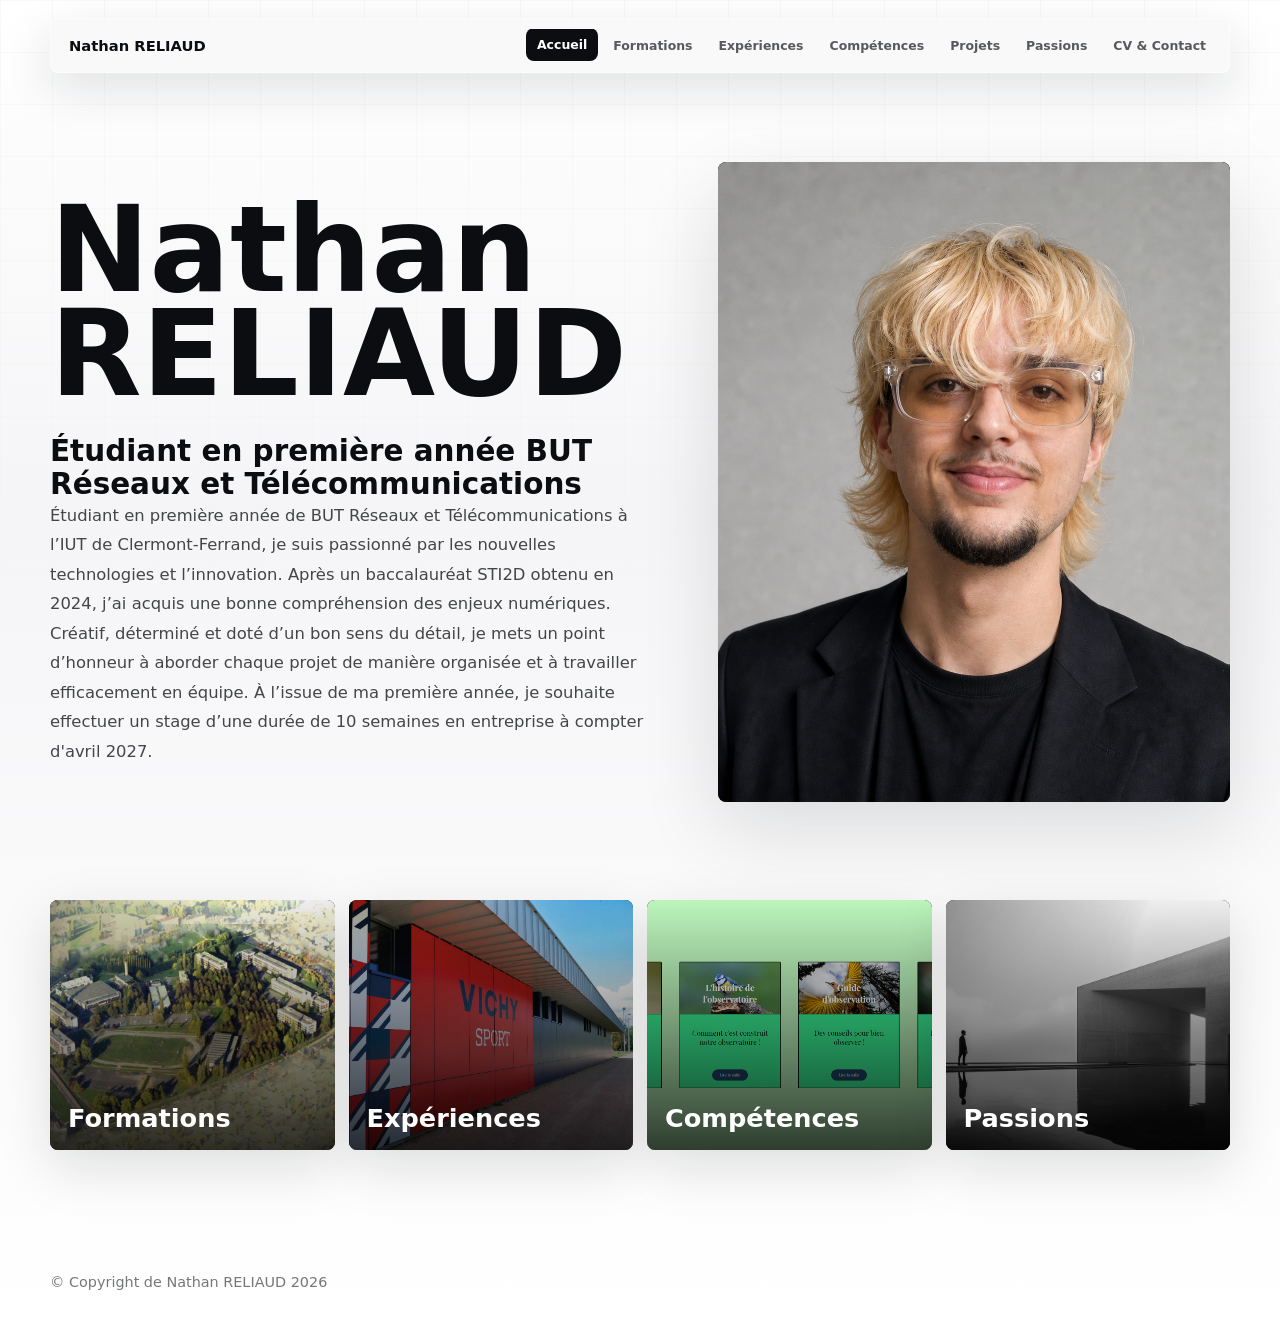
<file: index.html>
<!DOCTYPE html>
<html lang="fr">
<head>
    <meta charset="UTF-8">
    <meta name="viewport" content="width=device-width, initial-scale=1.0">
    <meta name="author" content="Nathan RELIAUD">
    <meta name="description" content="Portfolio de Nathan RELIAUD, étudiant en BUT Réseaux et Télécommunications.">
    <link rel="stylesheet" href="style.css">
    <title>Nathan RELIAUD | Portfolio</title>
</head>
<body>
    <nav class="site-nav" aria-label="Navigation principale">
        <a class="brand" href="index.html">Nathan RELIAUD</a>
        <div class="nav-links">
            <a class="active" href="index.html">Accueil</a>
            <a href="formations.html">Formations</a>
            <a href="experiences.html">Expériences</a>
            <a href="competences.html">Compétences</a>
            <a href="projets.html">Projets</a>
            <a href="passions.html">Passions</a>
            <a href="cv-contact.html">CV & Contact</a>
        </div>
    </nav>

    <header class="hero">
        <div id="paragraphe" class="hero-copy reveal">
            <h1>Nathan RELIAUD</h1>
            <h3>Étudiant en première année BUT Réseaux et Télécommunications</h3>
            <p>
                Étudiant en première année de BUT Réseaux et Télécommunications à l’IUT de Clermont-Ferrand,
                je suis passionné par les nouvelles technologies et l’innovation.
                Après un baccalauréat STI2D obtenu en 2024, j’ai acquis une bonne compréhension des enjeux numériques.
                Créatif, déterminé et doté d’un bon sens du détail,
                je mets un point d’honneur à aborder chaque projet de manière organisée et à travailler efficacement
                en équipe. À l’issue de ma première année, je souhaite effectuer un stage d’une durée de 10 semaines en entreprise à compter d'avril 2027.
            </p>
        </div>

        <div class="hero-visual reveal" aria-label="Aperçu visuel du portfolio">
            <div class="portrait-frame">
                <img src="image/photo-portfolio-cv.png" alt="Portrait de Nathan RELIAUD">
            </div>
        </div>
    </header>

    <main>
        <section class="home-portals" aria-label="Sections du portfolio">
            <a class="portal reveal" href="formations.html">
                <img src="image/lycee.jpg" alt="Formation">
                <span>Formations</span>
            </a>
            <a class="portal reveal" href="experiences.html">
                <img src="image/vestiaire-sud.jpg" alt="Expériences professionnelles">
                <span>Expériences</span>
            </a>
            <a class="portal reveal" href="competences.html">
                <img src="image/site oiseau.png" alt="Compétences">
                <span>Compétences</span>
            </a>
            <a class="portal reveal" href="passions.html">
                <img src="image/brutalism.jpg" alt="Passions">
                <span>Passions</span>
            </a>
        </section>
    </main>

    <footer>
        <p>&copy; Copyright de Nathan RELIAUD 2026</p>
    </footer>
    <script src="script.js"></script>
</body>
</html>
</file>
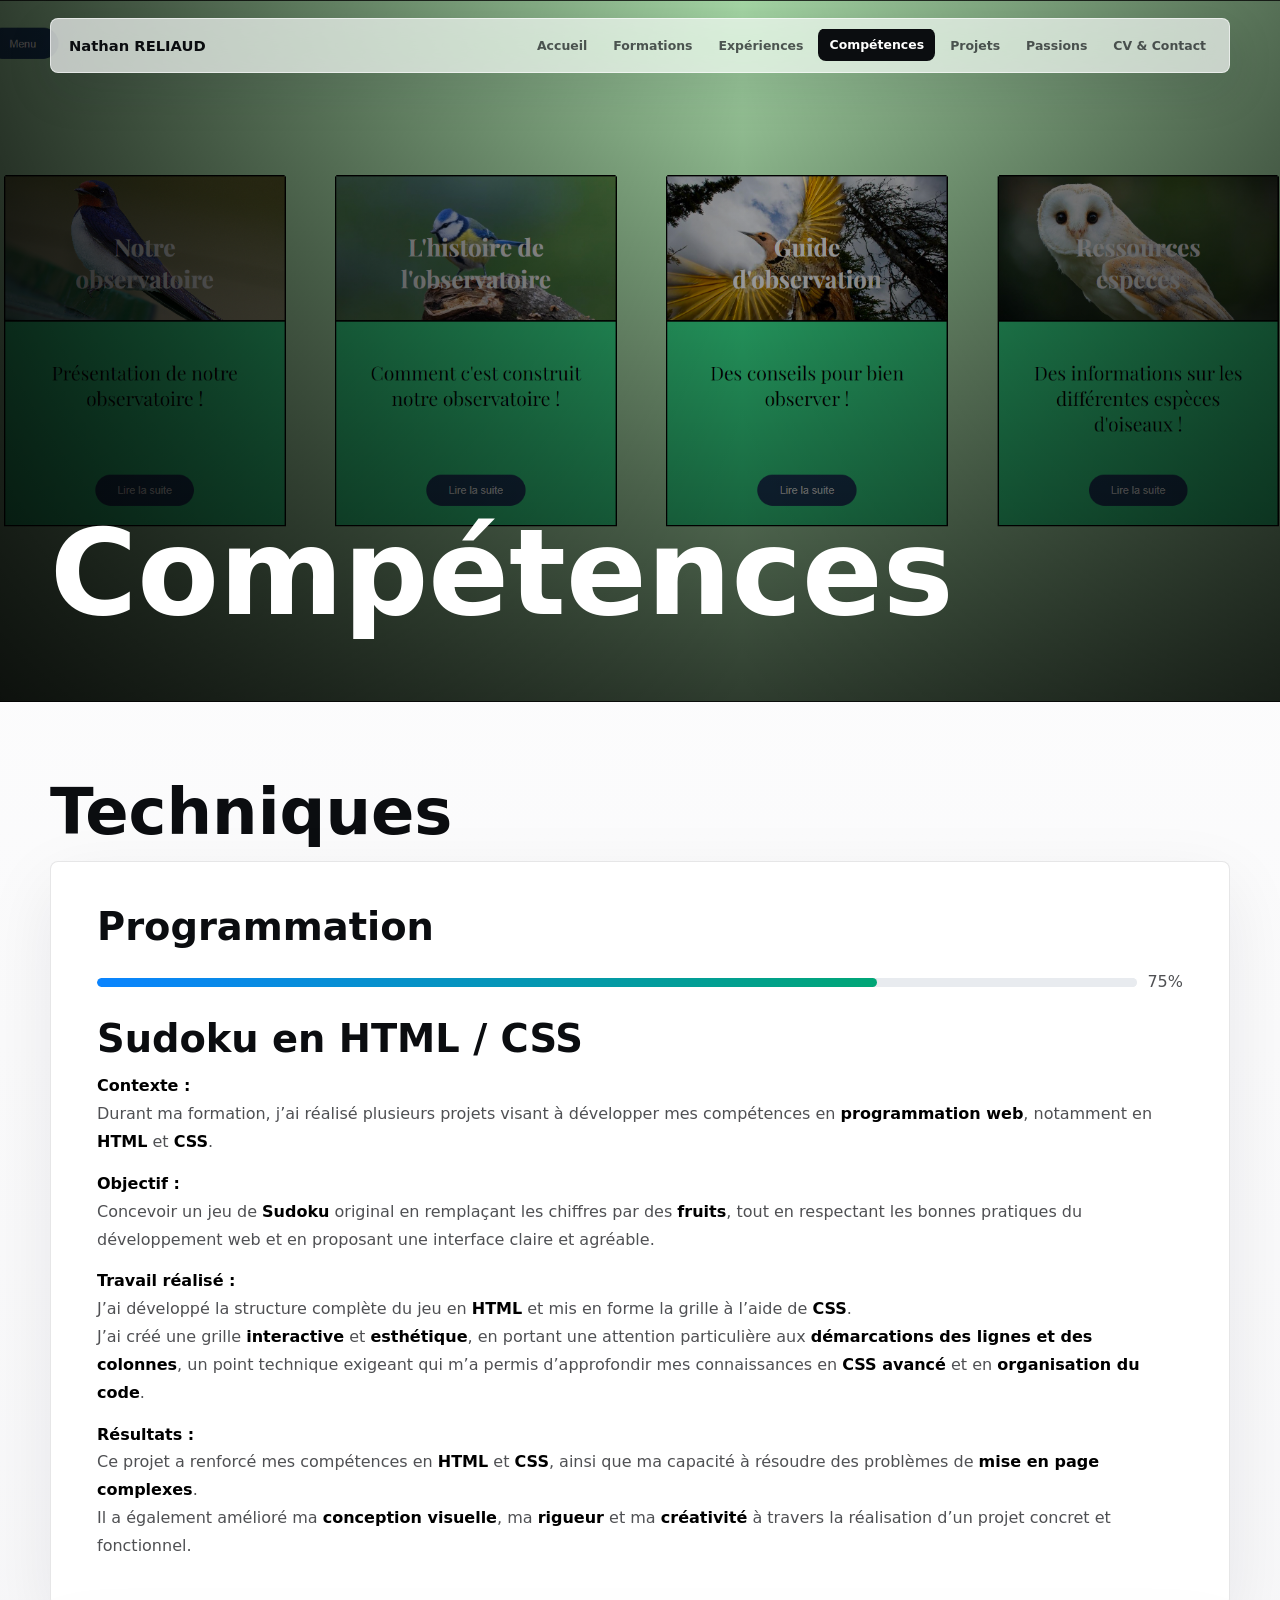
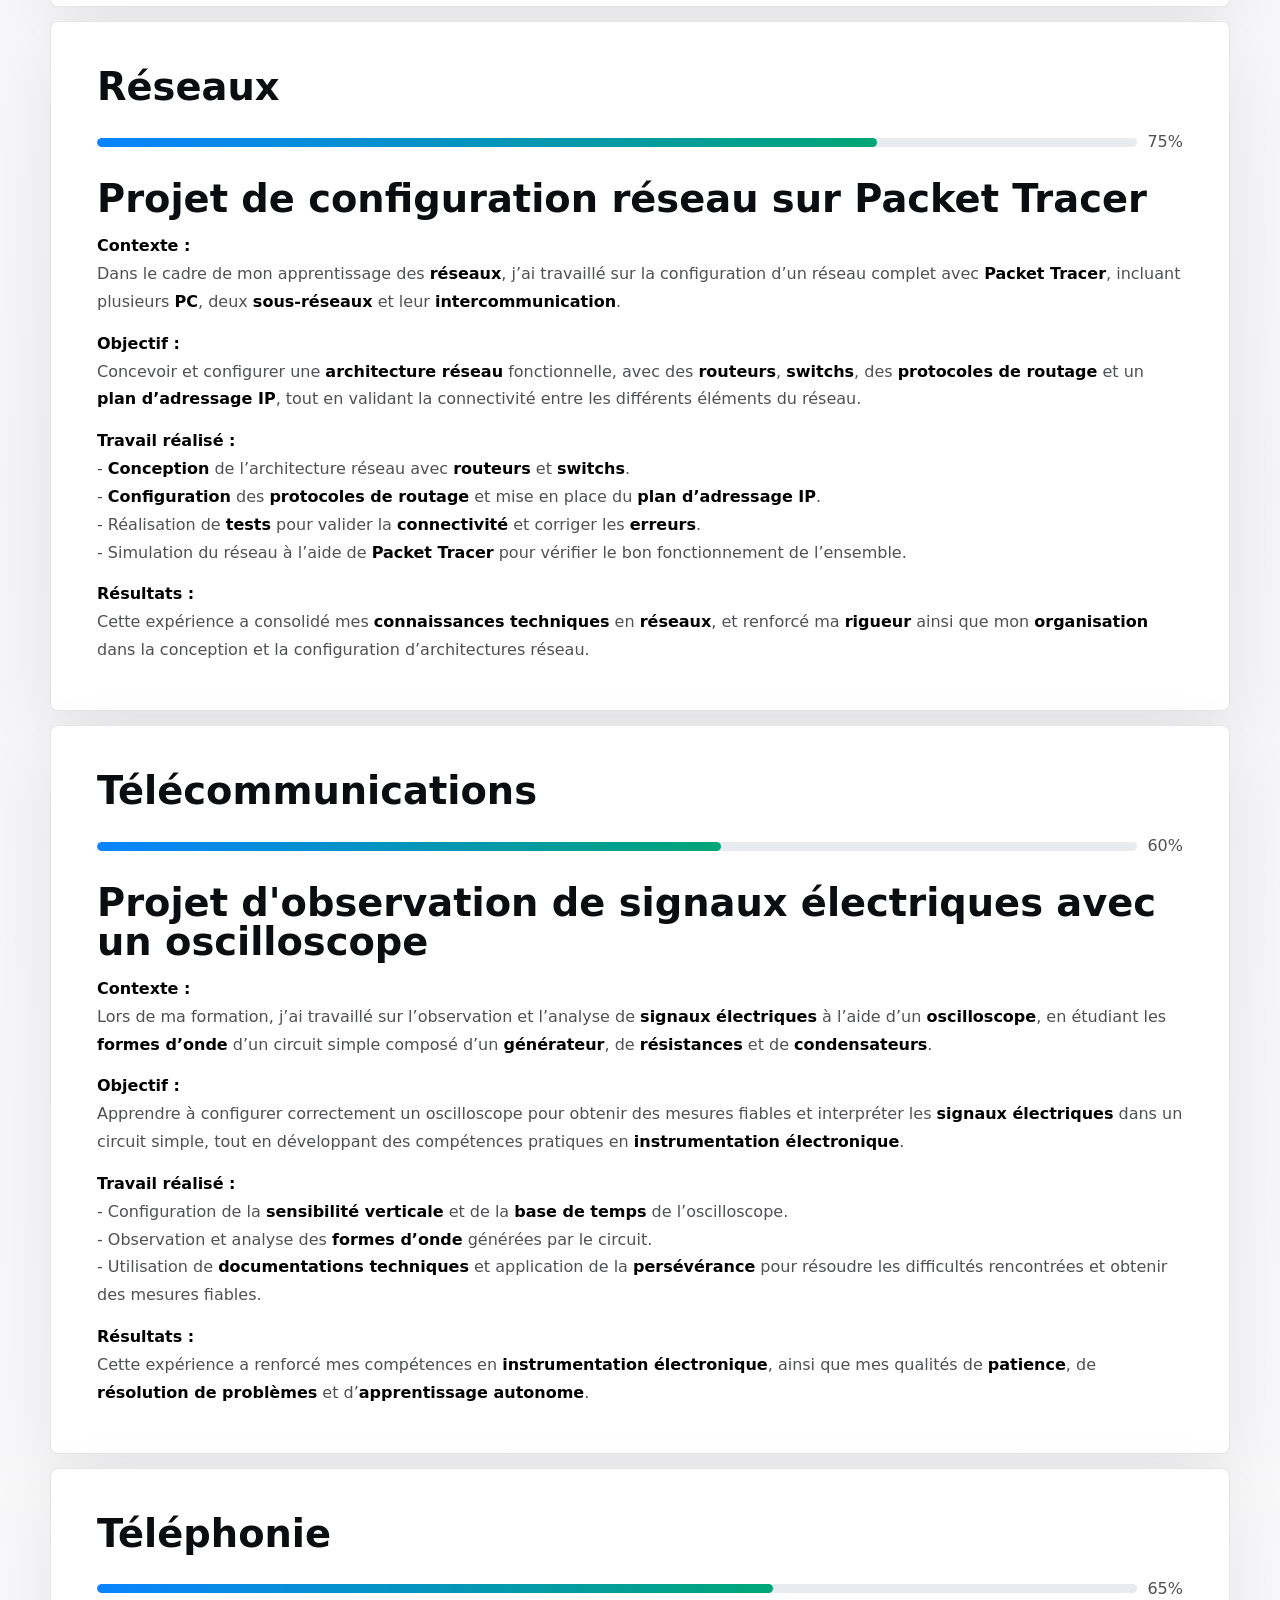
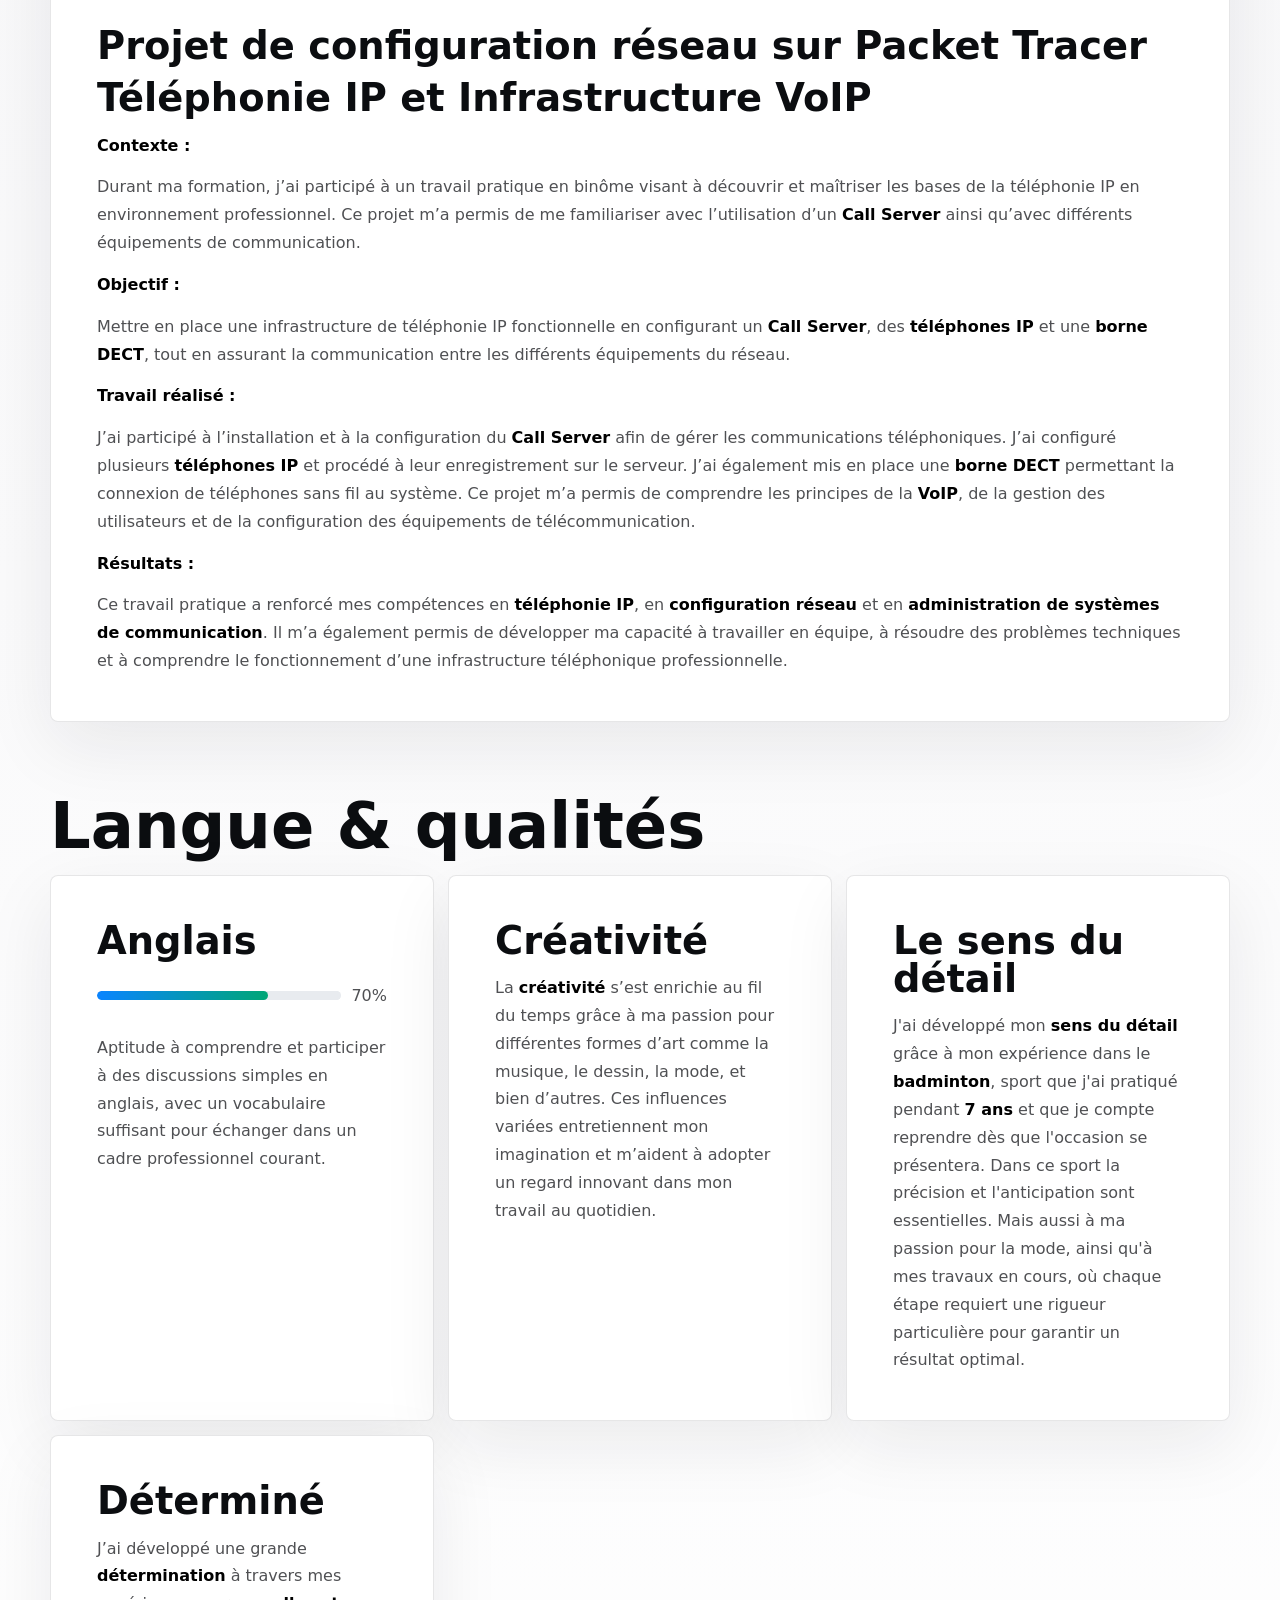
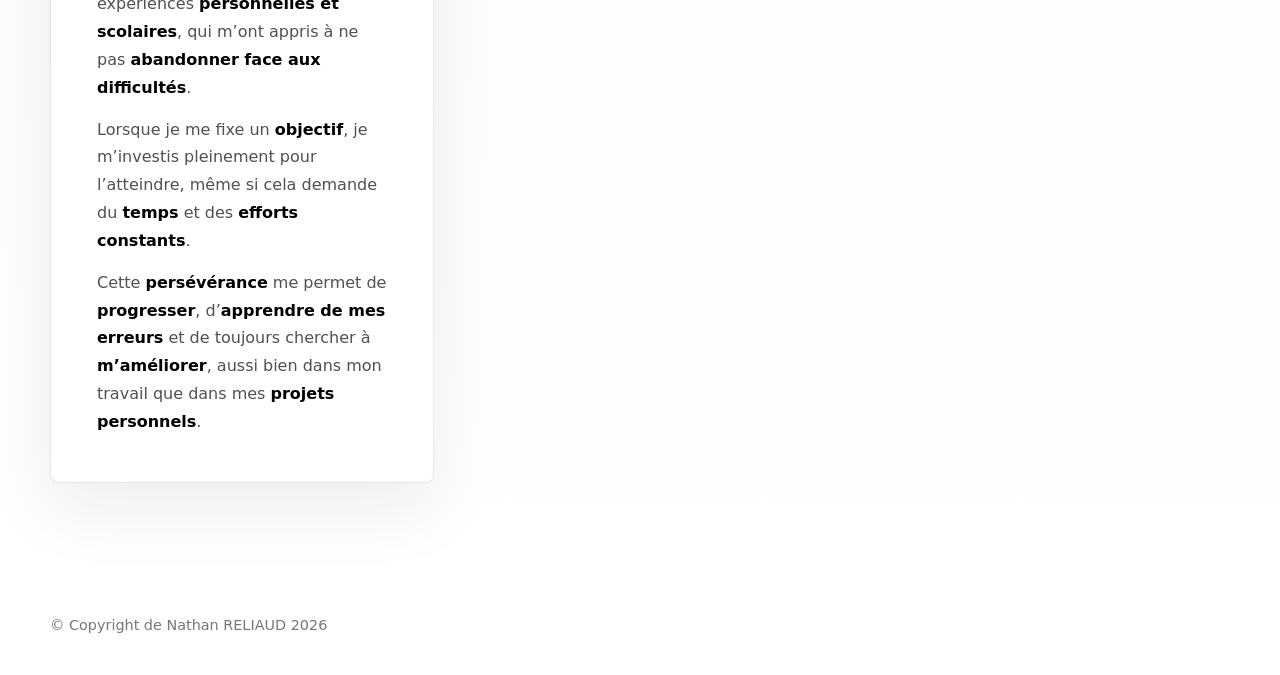
<file: competences.html>
<!DOCTYPE html>
<html lang="fr">
<head>
    <meta charset="UTF-8">
    <meta name="viewport" content="width=device-width, initial-scale=1.0">
    <meta name="author" content="Nathan RELIAUD">
    <link rel="stylesheet" href="style.css">
    <title>Compétences | Nathan RELIAUD</title>
</head>
<body>
    <nav class="site-nav" aria-label="Navigation principale">
        <a class="brand" href="index.html">Nathan RELIAUD</a>
        <div class="nav-links">
            <a href="index.html">Accueil</a>
            <a href="formations.html">Formations</a>
            <a href="experiences.html">Expériences</a>
            <a class="active" href="competences.html">Compétences</a>
            <a href="projets.html">Projets</a>
            <a href="passions.html">Passions</a>
            <a href="cv-contact.html">CV & Contact</a>
        </div>
    </nav>

    <header class="page-hero">
        <img src="image/site oiseau.png" alt="Projet web">
        <h1>Compétences</h1>
    </header>

    <main class="page-content">
        <section class="content-section">
            <h2 class="section-title reveal">Techniques</h2>
            <div class="skills-grid">
                <article class="text-card reveal">
                    <h3>Programmation</h3>
                    <div class="skill-meter">
                        <progress value="75" max="100"></progress>
                        <p>75%</p>
                    </div>
                    <h3>Sudoku en HTML / CSS</h3>
                    <p><strong>Contexte :</strong><br> Durant ma formation, j’ai réalisé plusieurs projets visant à développer mes compétences en <strong>programmation web</strong>, notamment en <strong>HTML</strong> et <strong>CSS</strong>.</p>
                    <p><strong>Objectif :</strong><br> Concevoir un jeu de <strong>Sudoku</strong> original en remplaçant les chiffres par des <strong>fruits</strong>, tout en respectant les bonnes pratiques du développement web et en proposant une interface claire et agréable.</p>
                    <p><strong>Travail réalisé :</strong><br> J’ai développé la structure complète du jeu en <strong>HTML</strong> et mis en forme la grille à l’aide de <strong>CSS</strong>.<br> J’ai créé une grille <strong>interactive</strong> et <strong>esthétique</strong>, en portant une attention particulière aux <strong>démarcations des lignes et des colonnes</strong>, un point technique exigeant qui m’a permis d’approfondir mes connaissances en <strong>CSS avancé</strong> et en <strong>organisation du code</strong>.</p>
                    <p><strong>Résultats :</strong><br> Ce projet a renforcé mes compétences en <strong>HTML</strong> et <strong>CSS</strong>, ainsi que ma capacité à résoudre des problèmes de <strong>mise en page complexes</strong>.<br> Il a également amélioré ma <strong>conception visuelle</strong>, ma <strong>rigueur</strong> et ma <strong>créativité</strong> à travers la réalisation d’un projet concret et fonctionnel.</p>
                </article>

                <article class="text-card reveal">
                    <h3>Réseaux</h3>
                    <div class="skill-meter">
                        <progress value="75" max="100"></progress>
                        <p>75%</p>
                    </div>
                    <h3>Projet de configuration réseau sur Packet Tracer</h3>
                    <p><strong>Contexte :</strong><br> Dans le cadre de mon apprentissage des <strong>réseaux</strong>, j’ai travaillé sur la configuration d’un réseau complet avec <strong>Packet Tracer</strong>, incluant plusieurs <strong>PC</strong>, deux <strong>sous-réseaux</strong> et leur <strong>intercommunication</strong>.</p>
                    <p><strong>Objectif :</strong><br> Concevoir et configurer une <strong>architecture réseau</strong> fonctionnelle, avec des <strong>routeurs</strong>, <strong>switchs</strong>, des <strong>protocoles de routage</strong> et un <strong>plan d’adressage IP</strong>, tout en validant la connectivité entre les différents éléments du réseau.</p>
                    <p><strong>Travail réalisé :</strong><br> - <strong>Conception</strong> de l’architecture réseau avec <strong>routeurs</strong> et <strong>switchs</strong>.<br> - <strong>Configuration</strong> des <strong>protocoles de routage</strong> et mise en place du <strong>plan d’adressage IP</strong>.<br> - Réalisation de <strong>tests</strong> pour valider la <strong>connectivité</strong> et corriger les <strong>erreurs</strong>.<br> - Simulation du réseau à l’aide de <strong>Packet Tracer</strong> pour vérifier le bon fonctionnement de l’ensemble.</p>
                    <p><strong>Résultats :</strong><br> Cette expérience a consolidé mes <strong>connaissances techniques</strong> en <strong>réseaux</strong>, et renforcé ma <strong>rigueur</strong> ainsi que mon <strong>organisation</strong> dans la conception et la configuration d’architectures réseau.</p>
                </article>

                <article class="text-card reveal">
                    <h3>Télécommunications</h3>
                    <div class="skill-meter">
                        <progress value="60" max="100"></progress>
                        <p>60%</p>
                    </div>
                    <h3>Projet d'observation de signaux électriques avec un oscilloscope</h3>
                    <p><strong>Contexte :</strong><br> Lors de ma formation, j’ai travaillé sur l’observation et l’analyse de <strong>signaux électriques</strong> à l’aide d’un <strong>oscilloscope</strong>, en étudiant les <strong>formes d’onde</strong> d’un circuit simple composé d’un <strong>générateur</strong>, de <strong>résistances</strong> et de <strong>condensateurs</strong>.</p>
                    <p><strong>Objectif :</strong><br> Apprendre à configurer correctement un oscilloscope pour obtenir des mesures fiables et interpréter les <strong>signaux électriques</strong> dans un circuit simple, tout en développant des compétences pratiques en <strong>instrumentation électronique</strong>.</p>
                    <p><strong>Travail réalisé :</strong><br> - Configuration de la <strong>sensibilité verticale</strong> et de la <strong>base de temps</strong> de l’oscilloscope.<br> - Observation et analyse des <strong>formes d’onde</strong> générées par le circuit.<br> - Utilisation de <strong>documentations techniques</strong> et application de la <strong>persévérance</strong> pour résoudre les difficultés rencontrées et obtenir des mesures fiables.</p>
                    <p><strong>Résultats :</strong><br> Cette expérience a renforcé mes compétences en <strong>instrumentation électronique</strong>, ainsi que mes qualités de <strong>patience</strong>, de <strong>résolution de problèmes</strong> et d’<strong>apprentissage autonome</strong>.</p>
                </article>

                <article class="text-card reveal">
                    <h3>Téléphonie</h3>
                    <div class="skill-meter">
                        <progress value="65" max="100"></progress>
                        <p>65%</p>
                    </div>
                    <h3>Projet de configuration réseau sur Packet Tracer</h3>
                    <h2>Téléphonie IP et Infrastructure VoIP</h2>
                        <p><strong>Contexte :</strong></p>
                        <p>
                            Durant ma formation, j’ai participé à un travail pratique en binôme visant à découvrir
                            et maîtriser les bases de la téléphonie IP en environnement professionnel.
                            Ce projet m’a permis de me familiariser avec l’utilisation d’un <strong>Call Server</strong>
                            ainsi qu’avec différents équipements de communication.
                        </p>

                            <p><strong>Objectif :</strong></p>
                            <p>
                            Mettre en place une infrastructure de téléphonie IP fonctionnelle en configurant un
                            <strong>Call Server</strong>, des <strong>téléphones IP</strong> et une <strong>borne DECT</strong>,
                            tout en assurant la communication entre les différents équipements du réseau.
                            </p>
                            
                            <p><strong>Travail réalisé :</strong></p>
                            <p>
                            J’ai participé à l’installation et à la configuration du <strong>Call Server</strong> afin de gérer les communications téléphoniques.
                            J’ai configuré plusieurs <strong>téléphones IP</strong> et procédé à leur enregistrement sur le serveur.
                            J’ai également mis en place une <strong>borne DECT</strong> permettant la connexion de téléphones sans fil au système.
                            Ce projet m’a permis de comprendre les principes de la <strong>VoIP</strong>, de la gestion des utilisateurs et de la configuration des équipements de télécommunication.
                            </p>
                            
                            <p><strong>Résultats :</strong></p>
                            <p>
                            Ce travail pratique a renforcé mes compétences en <strong>téléphonie IP</strong>, en
                            <strong>configuration réseau</strong> et en <strong>administration de systèmes de communication</strong>.
                            Il m’a également permis de développer ma capacité à travailler en équipe, à résoudre des problèmes techniques et à comprendre le fonctionnement d’une infrastructure téléphonique professionnelle.
                            </p>
                </article>
                
            </div>
        </section>

        <section class="content-section">
            <h2 class="section-title reveal">Langue & qualités</h2>
            <div class="qualities-grid">
                <article class="text-card reveal">
                    <h3>Anglais</h3>
                    <div class="skill-meter">
                        <progress value="70" max="100"></progress>
                        <p>70%</p>
                    </div>
                    <p>Aptitude à comprendre et participer à des discussions simples en anglais, avec un vocabulaire suffisant pour échanger dans un cadre professionnel courant.</p>
                </article>

                <article class="text-card reveal">
                    <h3>Créativité</h3>
                    <p>La <strong>créativité</strong> s’est enrichie au fil du temps grâce à ma passion pour différentes formes d’art comme la musique, le dessin, la mode, et bien d’autres. Ces influences variées entretiennent mon imagination et m’aident à adopter un regard innovant dans mon travail au quotidien.</p>
                </article>

                <article class="text-card reveal">
                    <h3>Le sens du détail</h3>
                    <p>J'ai développé mon <b>sens du détail</b> grâce à mon expérience dans le <b>badminton</b>, sport que j'ai pratiqué pendant <b>7 ans</b> et que je compte reprendre dès que l'occasion se présentera. Dans ce sport la précision et l'anticipation sont essentielles. Mais aussi à ma passion pour la mode, ainsi qu'à mes travaux en cours, où chaque étape requiert une rigueur particulière pour garantir un résultat optimal.</p>
                </article>

                <article class="text-card reveal">
                    <h3>Déterminé</h3>
                    <p>J’ai développé une grande <b>détermination</b> à travers mes expériences <b>personnelles et scolaires</b>, qui m’ont appris à ne pas <b>abandonner face aux difficultés</b>.</p>
                    <p>Lorsque je me fixe un <b>objectif</b>, je m’investis pleinement pour l’atteindre, même si cela demande du <b>temps</b> et des <b>efforts constants</b>.</p>
                    <p>Cette <b>persévérance</b> me permet de <b>progresser</b>, d’<b>apprendre de mes erreurs</b> et de toujours chercher à <b>m’améliorer</b>, aussi bien dans mon travail que dans mes <b>projets personnels</b>.</p>
                </article>
            </div>
        </section>
    </main>

    <footer>
        <p>&copy; Copyright de Nathan RELIAUD 2026</p>
    </footer>
    <script src="script.js"></script>
</body>
</html>
</file>
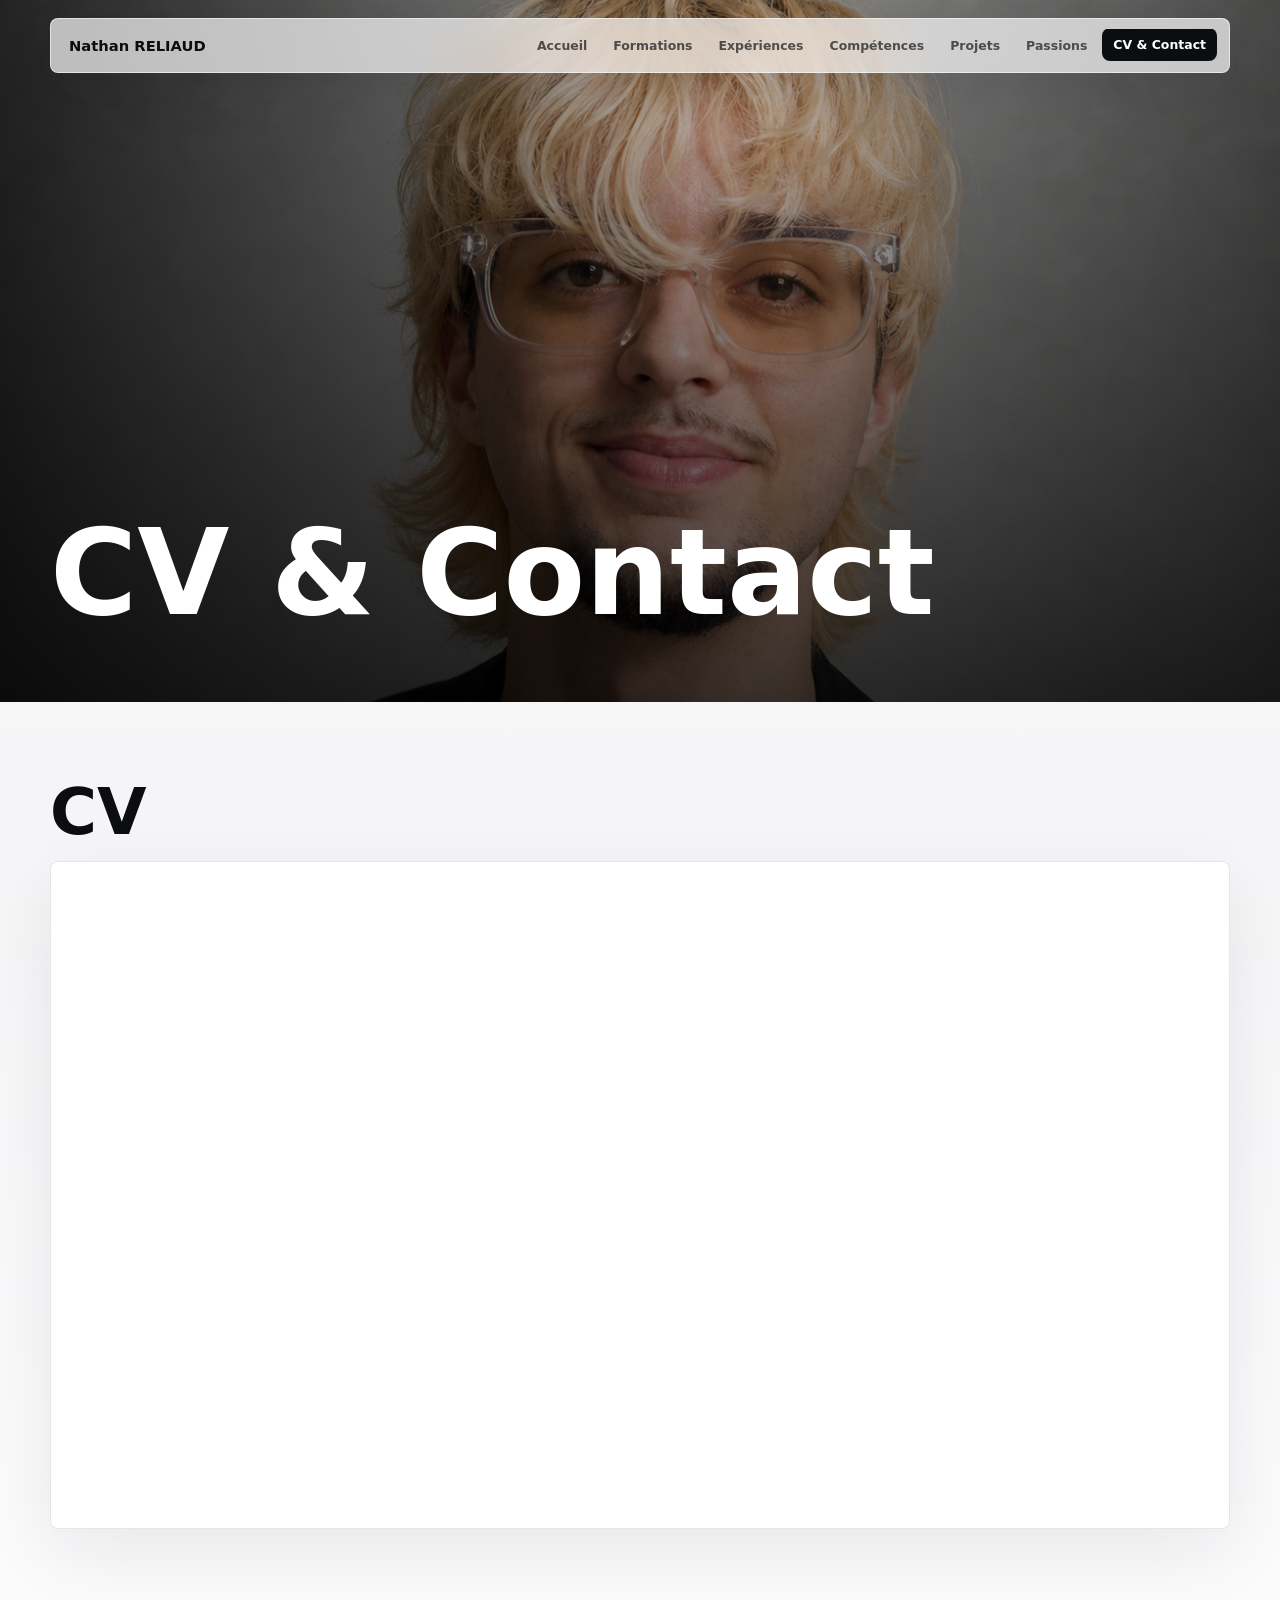
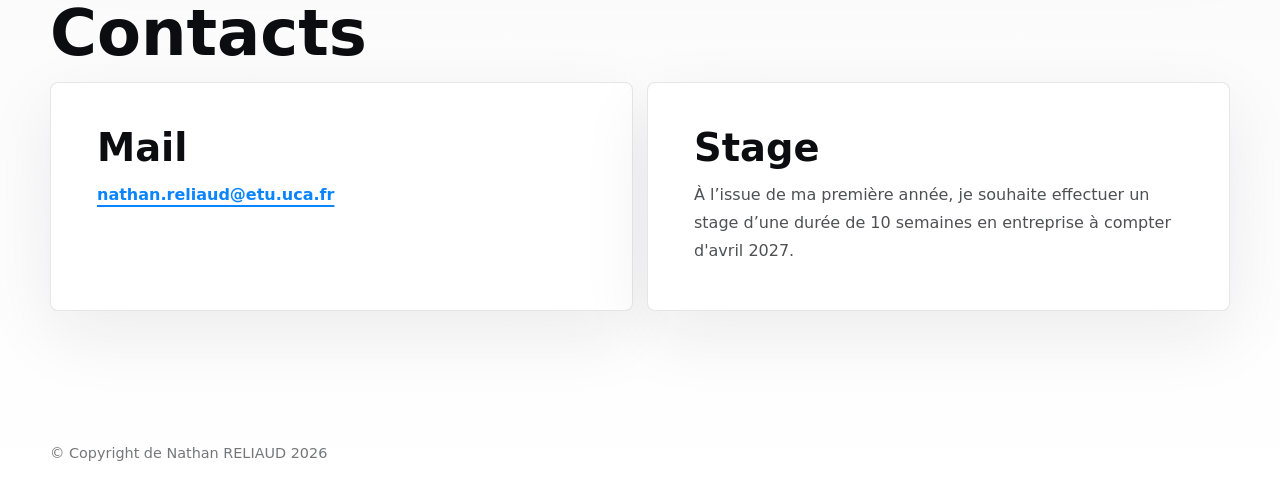
<file: cv-contact.html>
<!DOCTYPE html>
<html lang="fr">
<head>
    <meta charset="UTF-8">
    <meta name="viewport" content="width=device-width, initial-scale=1.0">
    <meta name="author" content="Nathan RELIAUD">
    <link rel="stylesheet" href="style.css">
    <title>CV & Contact | Nathan RELIAUD</title>
</head>
<body>
    <nav class="site-nav" aria-label="Navigation principale">
        <a class="brand" href="index.html">Nathan RELIAUD</a>
        <div class="nav-links">
            <a href="index.html">Accueil</a>
            <a href="formations.html">Formations</a>
            <a href="experiences.html">Expériences</a>
            <a href="competences.html">Compétences</a>
            <a href="projets.html">Projets</a>
            <a href="passions.html">Passions</a>
            <a class="active" href="cv-contact.html">CV & Contact</a>
        </div>
    </nav>

    <header class="page-hero">
        <img src="image/photo-portfolio-cv.png" alt="Portrait de Nathan RELIAUD">
        <h1>CV & Contact</h1>
    </header>

    <main class="page-content">
        <section class="content-section">
            <h2 class="section-title reveal">CV</h2>
            <div class="cv-panel reveal">
                <iframe src="image/Reliaud-Nathan.pdf" title="CV de Nathan RELIAUD"></iframe>
            </div>
        </section>

        <section class="content-section">
            <h2 class="section-title reveal">Contacts</h2>
            <div class="contact-grid">
                <article class="text-card reveal">
                    <h3>Mail</h3>
                    <p><a href="mailto:nathan.reliaud@etu.uca.fr">nathan.reliaud@etu.uca.fr</a></p>
                </article>
                <article class="text-card reveal">
                    <h3>Stage</h3>
                    <p>À l’issue de ma première année, je souhaite effectuer un stage d’une durée de 10 semaines en entreprise à compter d'avril 2027.</p>
                </article>
            </div>
        </section>
    </main>

    <footer>
        <p>&copy; Copyright de Nathan RELIAUD 2026</p>
    </footer>
    <script src="script.js"></script>
</body>
</html>
</file>
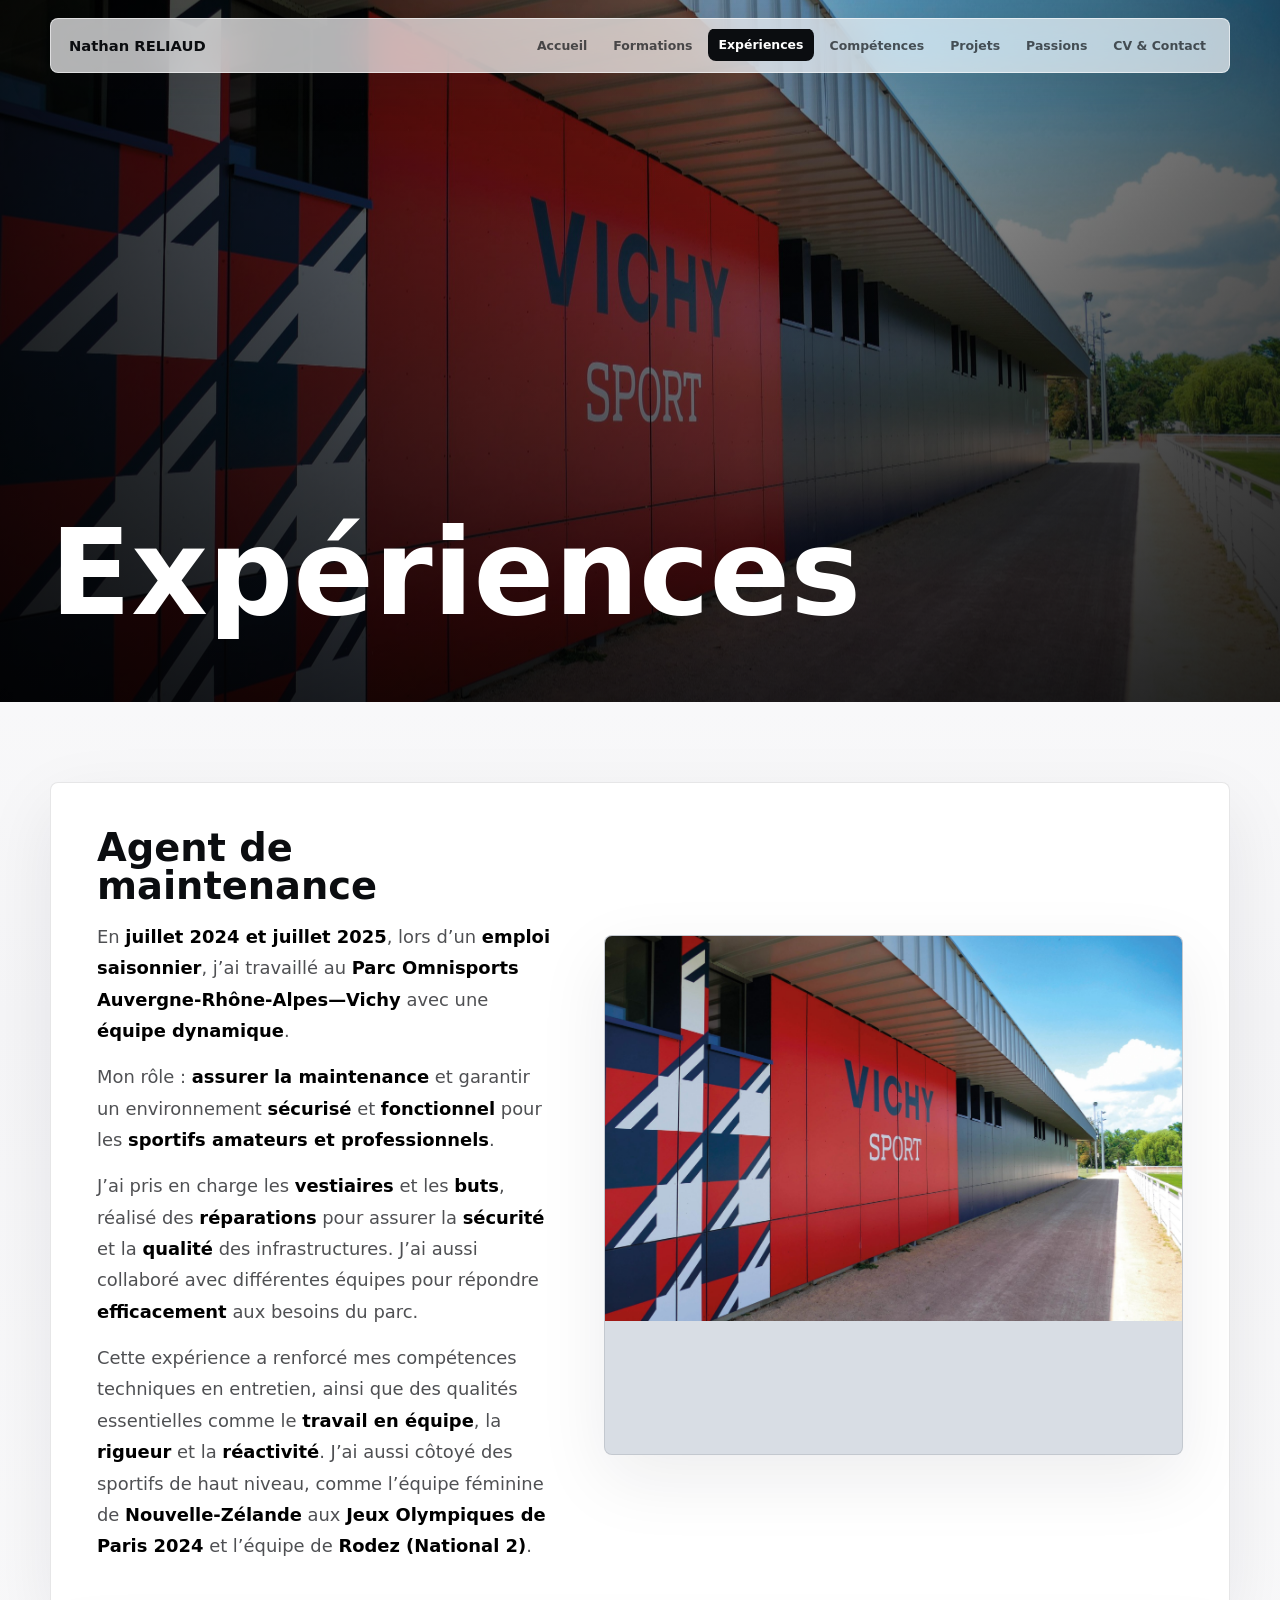
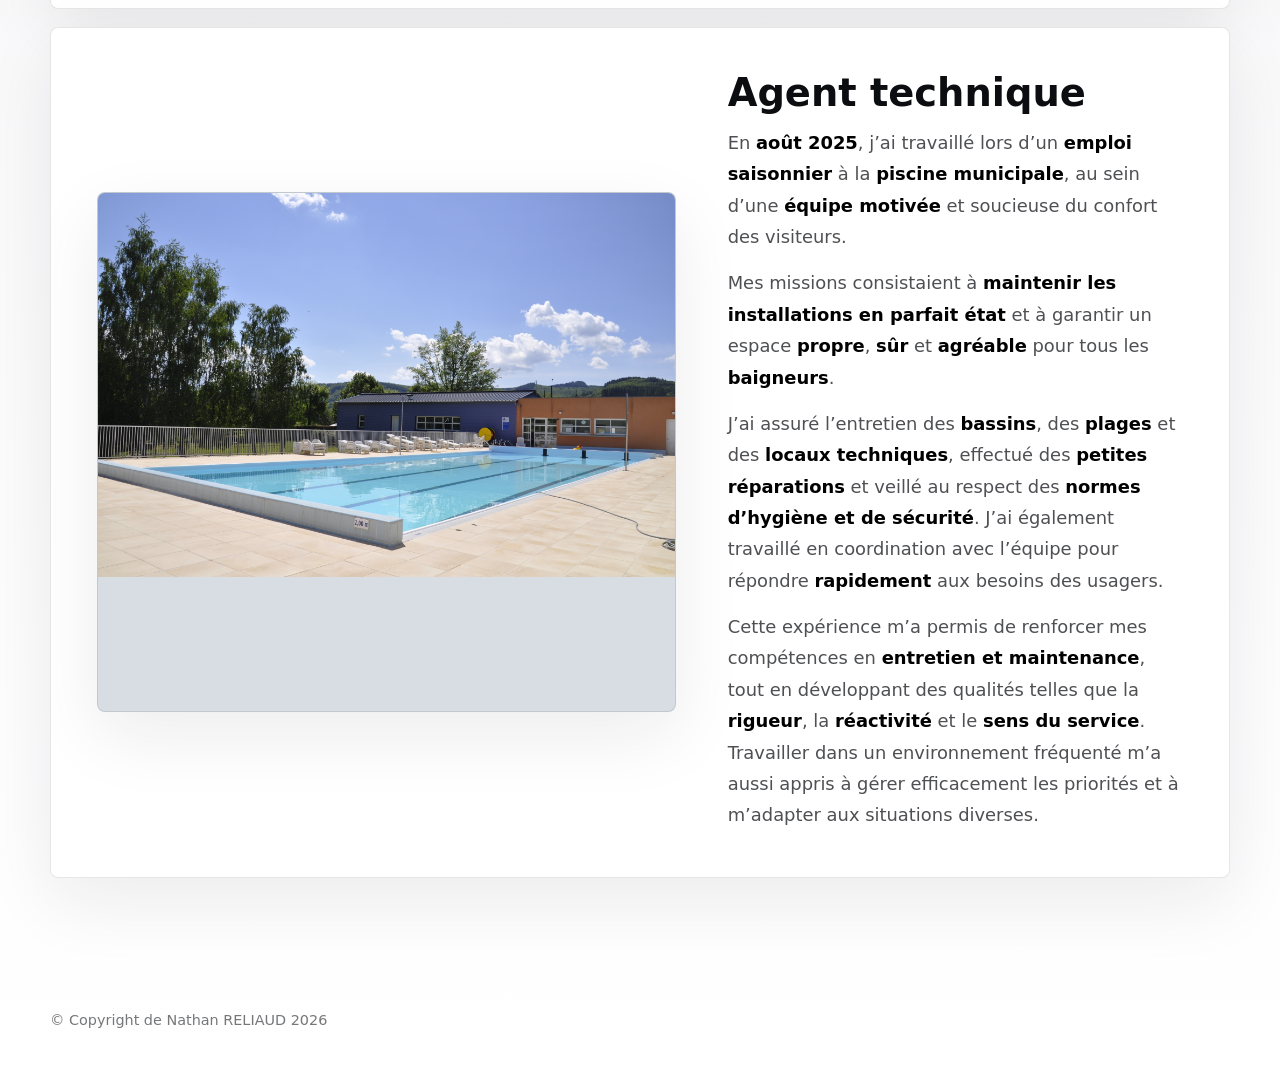
<file: experiences.html>
<!DOCTYPE html>
<html lang="fr">
<head>
    <meta charset="UTF-8">
    <meta name="viewport" content="width=device-width, initial-scale=1.0">
    <meta name="author" content="Nathan RELIAUD">
    <link rel="stylesheet" href="style.css">
    <title>Expériences | Nathan RELIAUD</title>
</head>
<body>
    <nav class="site-nav" aria-label="Navigation principale">
        <a class="brand" href="index.html">Nathan RELIAUD</a>
        <div class="nav-links">
            <a href="index.html">Accueil</a>
            <a href="formations.html">Formations</a>
            <a class="active" href="experiences.html">Expériences</a>
            <a href="competences.html">Compétences</a>
            <a href="projets.html">Projets</a>
            <a href="passions.html">Passions</a>
            <a href="cv-contact.html">CV & Contact</a>
        </div>
    </nav>

    <header class="page-hero">
        <img src="image/vestiaire-sud.jpg" alt="Parc Omnisports Auvergne-Rhône-Alpes Vichy">
        <h1>Expériences</h1>
    </header>

    <main class="page-content">
        <section class="content-section">
            <article class="feature-card reveal">
                <div class="copy">
                    <h2>Agent de maintenance</h2>
                    <p>En <strong>juillet 2024 et juillet 2025</strong>, lors d’un <strong>emploi saisonnier</strong>, j’ai travaillé au <strong>Parc Omnisports Auvergne-Rhône-Alpes—Vichy</strong> avec une <strong>équipe dynamique</strong>.</p>
                    <p>Mon rôle : <strong>assurer la maintenance</strong> et garantir un environnement <strong>sécurisé</strong> et <strong>fonctionnel</strong> pour les <strong>sportifs amateurs et professionnels</strong>.</p>
                    <p>J’ai pris en charge les <strong>vestiaires</strong> et les <strong>buts</strong>, réalisé des <strong>réparations</strong> pour assurer la <strong>sécurité</strong> et la <strong>qualité</strong> des infrastructures. J’ai aussi collaboré avec différentes équipes pour répondre <strong>efficacement</strong> aux besoins du parc.</p>
                    <p>Cette expérience a renforcé mes compétences techniques en entretien, ainsi que des qualités essentielles comme le <strong>travail en équipe</strong>, la <strong>rigueur</strong> et la <strong>réactivité</strong>. J’ai aussi côtoyé des sportifs de haut niveau, comme l’équipe féminine de <strong>Nouvelle-Zélande</strong> aux <strong>Jeux Olympiques de Paris 2024</strong> et l’équipe de <strong>Rodez (National 2)</strong>.</p>
                </div>
                <div class="media-card tall">
                    <img src="image/vestiaire-sud.jpg" alt="Vestiaire sud">
                </div>
            </article>

            <article class="feature-card reverse reveal">
                <div class="copy">
                    <h2>Agent technique</h2>
                    <p>En <strong>août 2025</strong>, j’ai travaillé lors d’un <strong>emploi saisonnier</strong> à la <strong>piscine municipale</strong>, au sein d’une <strong>équipe motivée</strong> et soucieuse du confort des visiteurs.</p>
                    <p>Mes missions consistaient à <strong>maintenir les installations en parfait état</strong> et à garantir un espace <strong>propre</strong>, <strong>sûr</strong> et <strong>agréable</strong> pour tous les <strong>baigneurs</strong>.</p>
                    <p>J’ai assuré l’entretien des <strong>bassins</strong>, des <strong>plages</strong> et des <strong>locaux techniques</strong>, effectué des <strong>petites réparations</strong> et veillé au respect des <strong>normes d’hygiène et de sécurité</strong>. J’ai également travaillé en coordination avec l’équipe pour répondre <strong>rapidement</strong> aux besoins des usagers.</p>
                    <p>Cette expérience m’a permis de renforcer mes compétences en <strong>entretien et maintenance</strong>, tout en développant des qualités telles que la <strong>rigueur</strong>, la <strong>réactivité</strong> et le <strong>sens du service</strong>. Travailler dans un environnement fréquenté m’a aussi appris à gérer efficacement les priorités et à m’adapter aux situations diverses.</p>
                </div>
                <div class="media-card tall">
                    <img src="image/piscine.jpg" alt="Piscine municipale">
                </div>
            </article>
        </section>
    </main>

    <footer>
        <p>&copy; Copyright de Nathan RELIAUD 2026</p>
    </footer>
    <script src="script.js"></script>
</body>
</html>
</file>
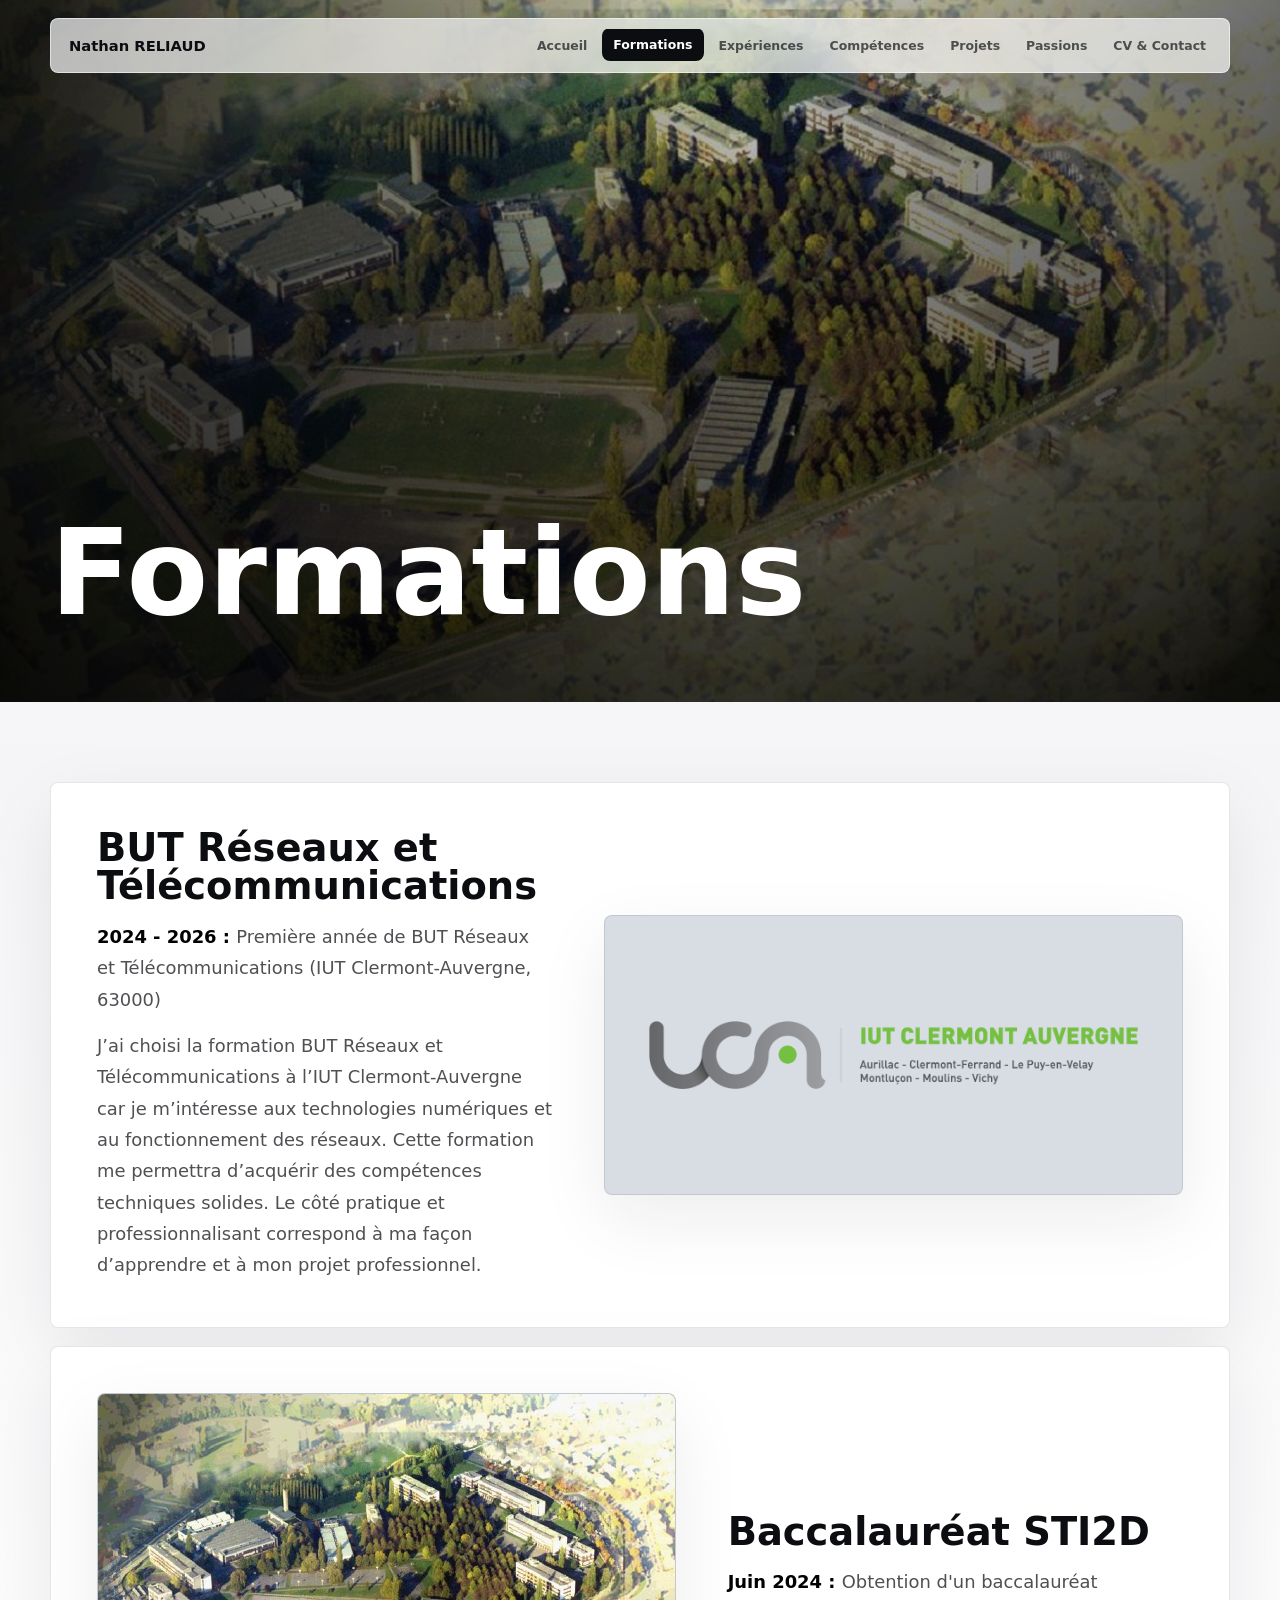
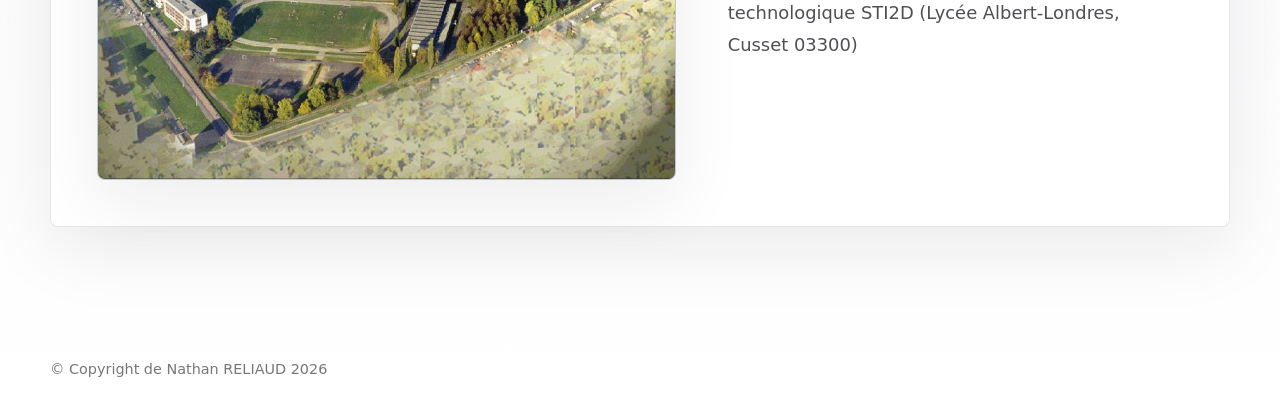
<file: formations.html>
<!DOCTYPE html>
<html lang="fr">
<head>
    <meta charset="UTF-8">
    <meta name="viewport" content="width=device-width, initial-scale=1.0">
    <meta name="author" content="Nathan RELIAUD">
    <link rel="stylesheet" href="style.css">
    <title>Formations | Nathan RELIAUD</title>
</head>
<body>
    <nav class="site-nav" aria-label="Navigation principale">
        <a class="brand" href="index.html">Nathan RELIAUD</a>
        <div class="nav-links">
            <a href="index.html">Accueil</a>
            <a class="active" href="formations.html">Formations</a>
            <a href="experiences.html">Expériences</a>
            <a href="competences.html">Compétences</a>
            <a href="projets.html">Projets</a>
            <a href="passions.html">Passions</a>
            <a href="cv-contact.html">CV & Contact</a>
        </div>
    </nav>

    <header class="page-hero">
        <img src="image/lycee.jpg" alt="Parcours de formation">
        <h1>Formations</h1>
    </header>

    <main class="page-content">
        <section class="content-section">
            <article class="feature-card reveal">
                <div class="copy">
                    <h2>BUT Réseaux et Télécommunications</h2>
                    <p><strong>2024 - 2026 : </strong> Première année de BUT Réseaux et Télécommunications (IUT Clermont-Auvergne, 63000)</p>
                    <p>J’ai choisi la formation BUT Réseaux et Télécommunications à l’IUT Clermont-Auvergne car je m’intéresse aux technologies numériques et au fonctionnement des réseaux. Cette formation me permettra d’acquérir des compétences techniques solides. Le côté pratique et professionnalisant correspond à ma façon d’apprendre et à mon projet professionnel.</p>
                </div>
                <div class="media-card compact contain-image">
                    <img src="image/formation_iut.png" alt="IUT Clermont-Auvergne">
                </div>
            </article>

            <article class="feature-card reverse reveal">
                <div class="copy">
                    <h2>Baccalauréat STI2D</h2>
                    <p><strong>Juin 2024 : </strong> Obtention d'un baccalauréat technologique STI2D (Lycée Albert-Londres, Cusset 03300)</p>
                </div>
                <div class="media-card">
                    <img src="image/lycee.jpg" alt="Lycée Albert-Londres">
                </div>
            </article>
        </section>
    </main>

    <footer>
        <p>&copy; Copyright de Nathan RELIAUD 2026</p>
    </footer>
    <script src="script.js"></script>
</body>
</html>
</file>
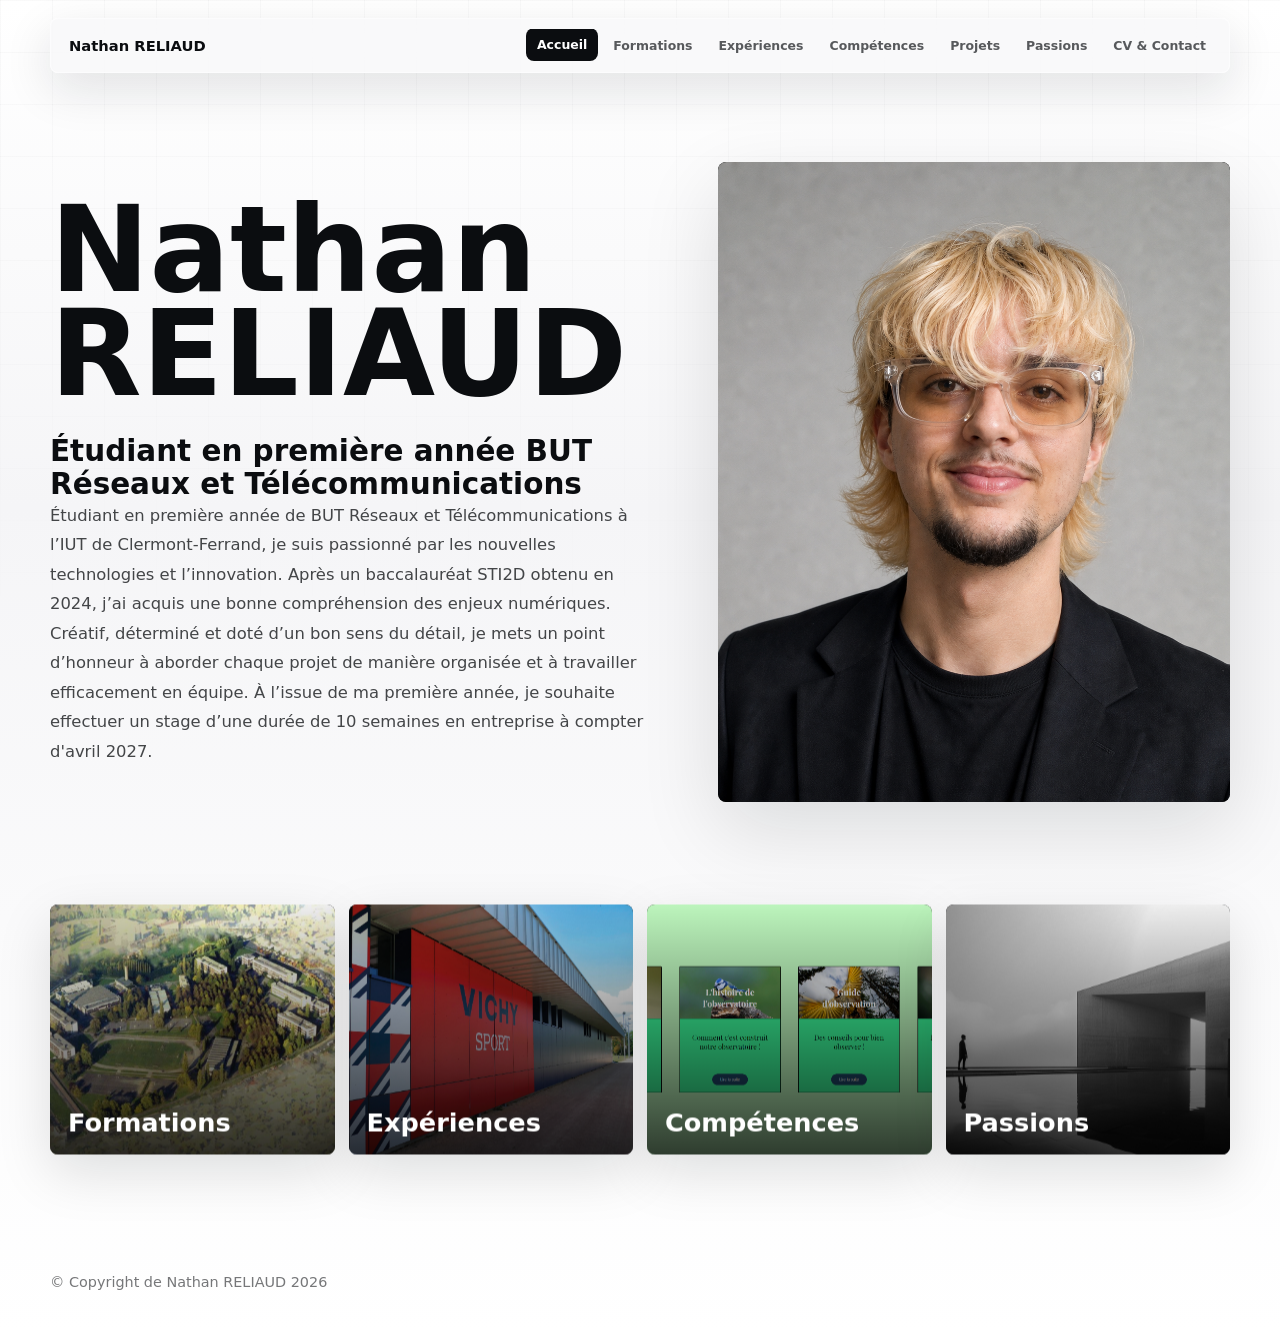
<file: page_test_portfolio.html>
<!DOCTYPE html>
<html lang="fr">
<head>
    <meta charset="UTF-8">
    <meta name="viewport" content="width=device-width, initial-scale=1.0">
    <meta http-equiv="refresh" content="0; url=index.html">
    <link rel="stylesheet" href="style.css">
    <title>Nathan RELIAUD | Portfolio</title>
</head>
<body>
    <main class="page-content">
        <section class="content-section">
            <article class="text-card">
                <h1>Nathan RELIAUD</h1>
                <p>Le nouveau portfolio est disponible sur <a href="index.html">index.html</a>.</p>
            </article>
        </section>
    </main>
</body>
</html>
</file>
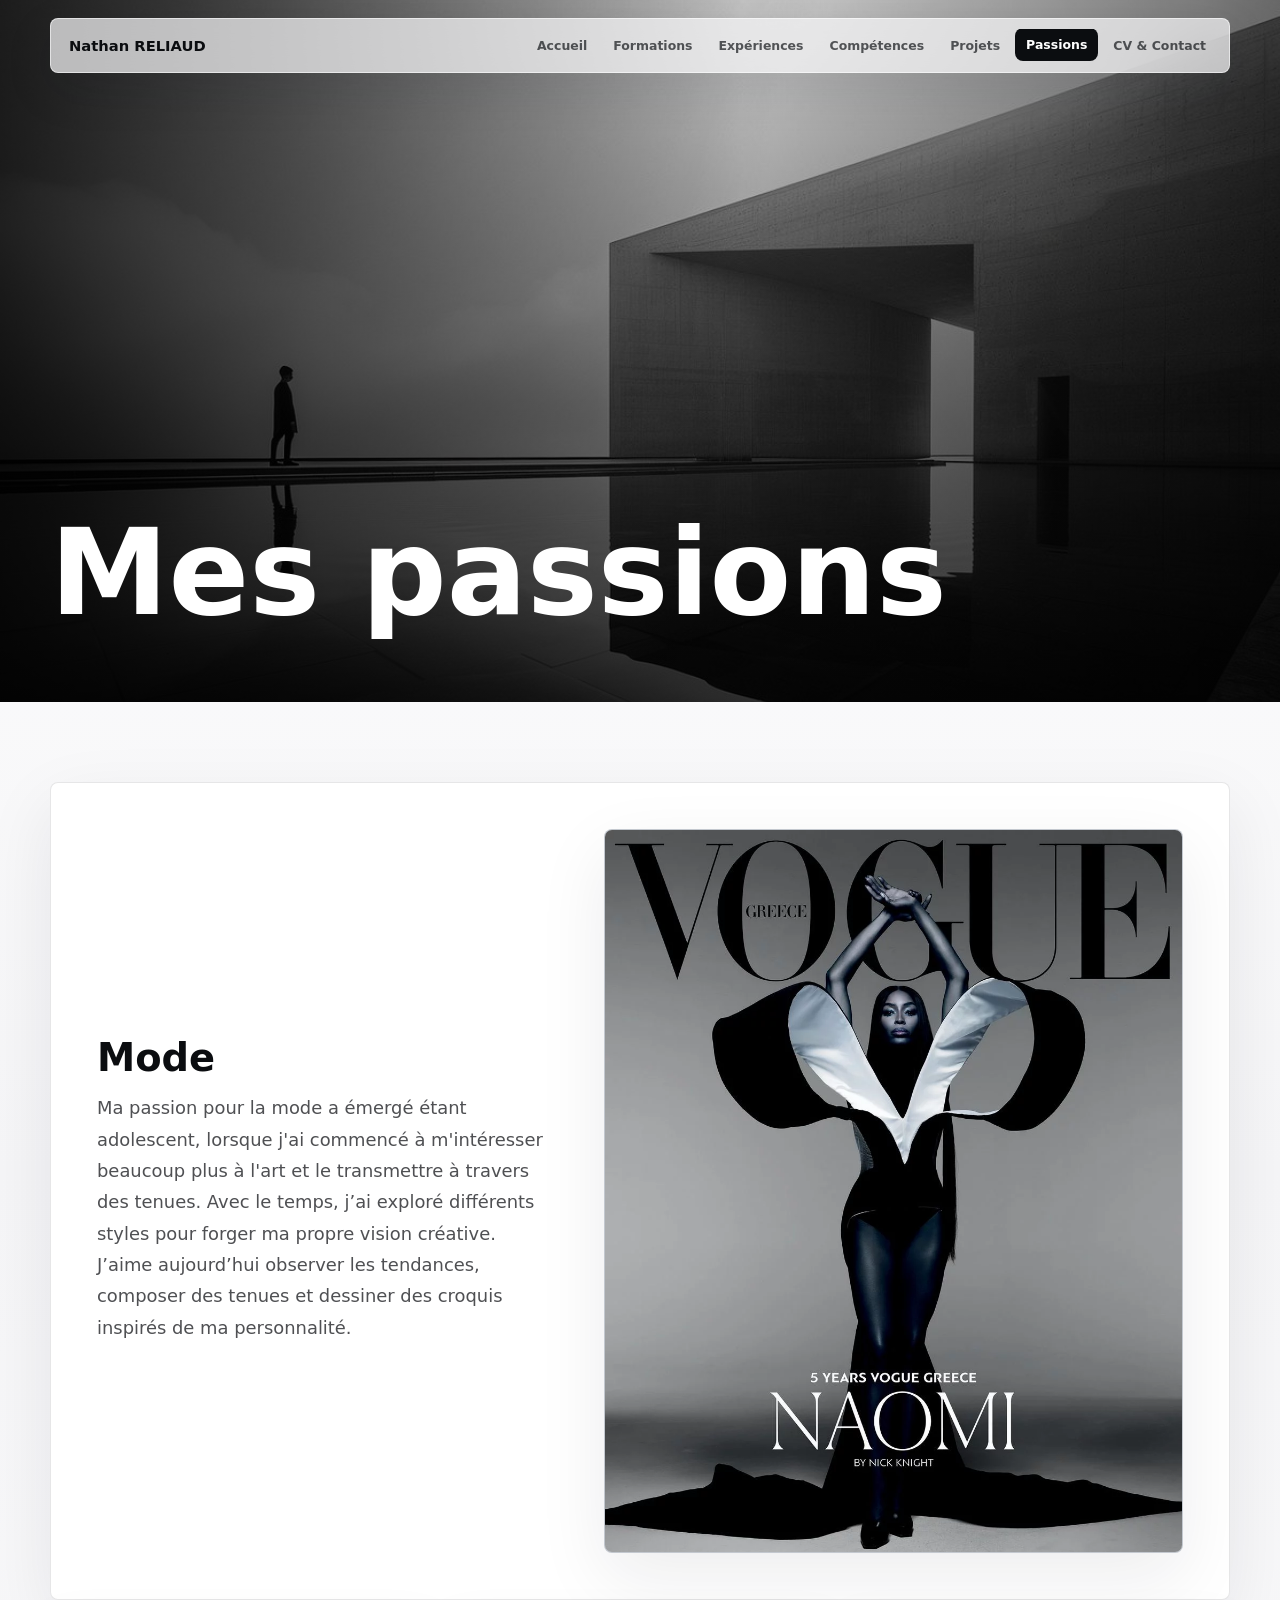
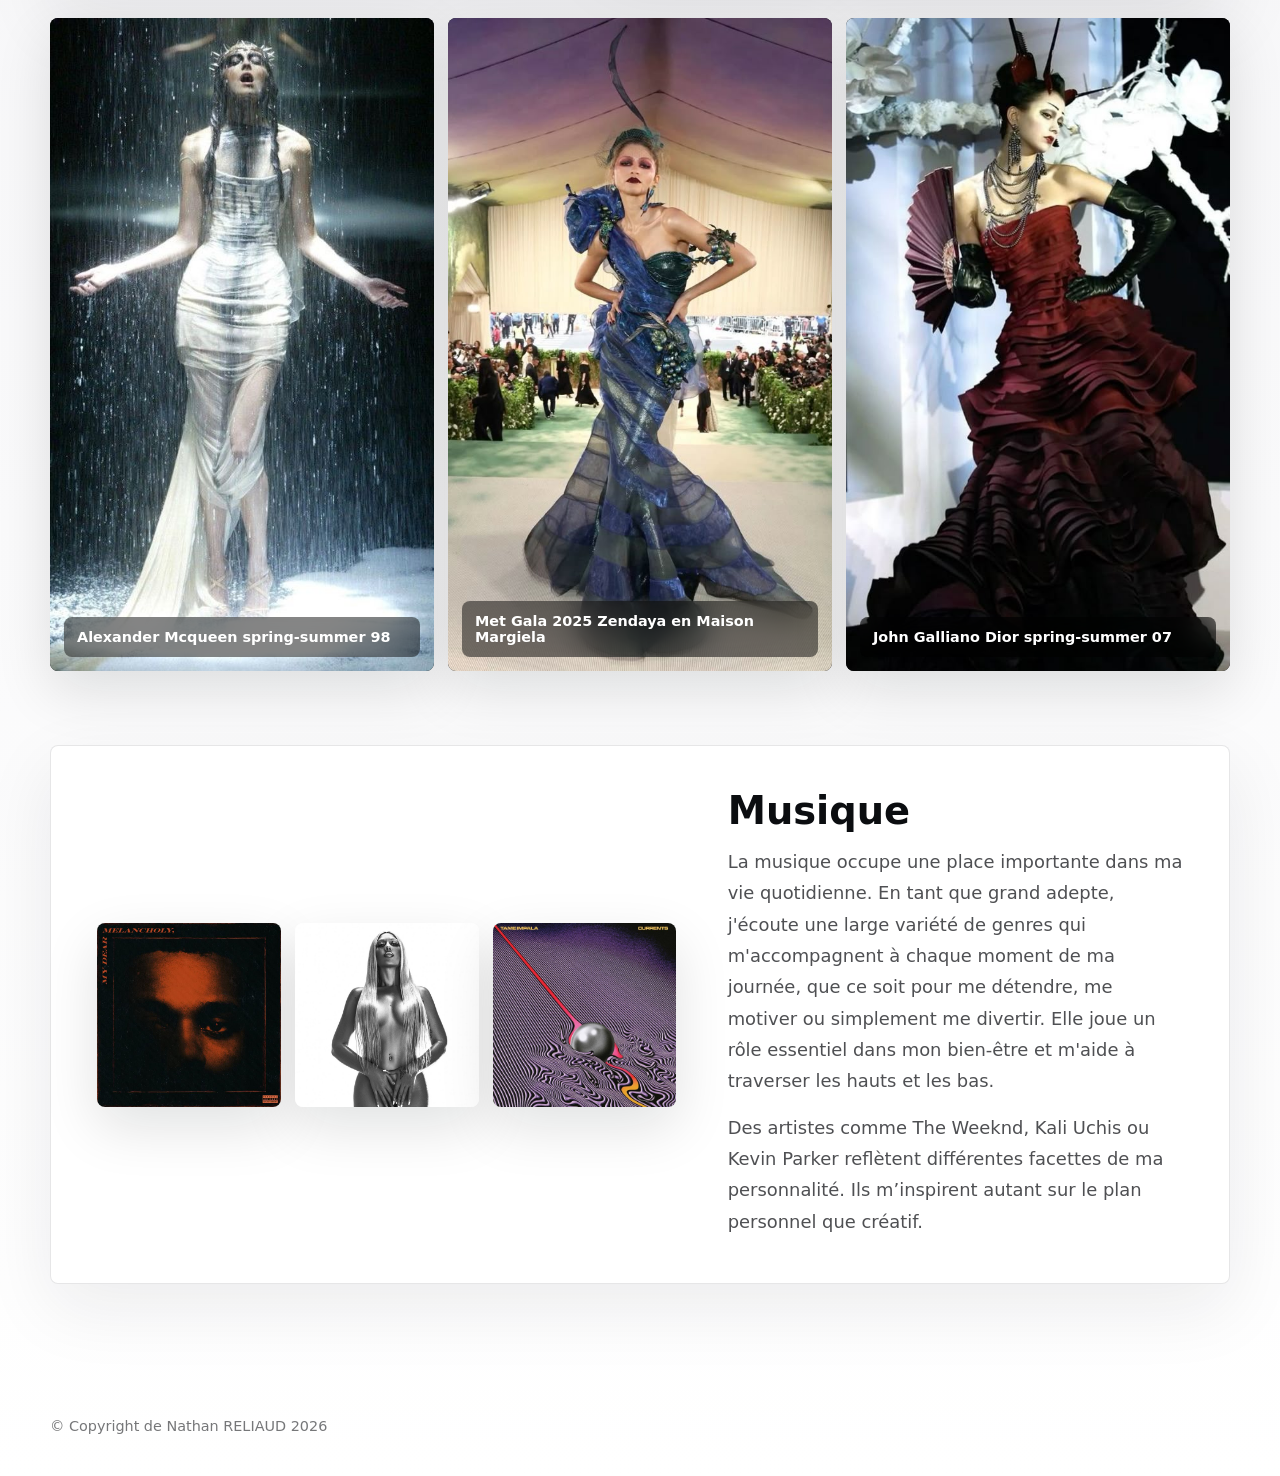
<file: passions.html>
<!DOCTYPE html>
<html lang="fr">
<head>
    <meta charset="UTF-8">
    <meta name="viewport" content="width=device-width, initial-scale=1.0">
    <meta name="author" content="Nathan RELIAUD">
    <link rel="stylesheet" href="style.css">
    <title>Passions | Nathan RELIAUD</title>
</head>
<body>
    <nav class="site-nav" aria-label="Navigation principale">
        <a class="brand" href="index.html">Nathan RELIAUD</a>
        <div class="nav-links">
            <a href="index.html">Accueil</a>
            <a href="formations.html">Formations</a>
            <a href="experiences.html">Expériences</a>
            <a href="competences.html">Compétences</a>
            <a href="projets.html">Projets</a>
            <a class="active" href="passions.html">Passions</a>
            <a href="cv-contact.html">CV & Contact</a>
        </div>
    </nav>

    <header class="page-hero">
        <img src="image/brutalism.jpg" alt="Inspiration mode">
        <h1>Mes passions</h1>
    </header>

    <main class="page-content">
        <section class="content-section">
            <article class="feature-card reveal">
                <div class="copy">
                    <h2>Mode</h2>
                    <p>Ma passion pour la mode a émergé étant adolescent, lorsque j'ai commencé à m'intéresser beaucoup plus à l'art et le transmettre à travers des tenues. Avec le temps, j’ai exploré différents styles pour forger ma propre vision créative. J’aime aujourd’hui observer les tendances, composer des tenues et dessiner des croquis inspirés de ma personnalité.</p>
                </div>
                <div class="media-card tall">
                    <img src="image/Naomi.webp" alt="Alexander McQueen spring-summer 98">
                </div>
            </article>

            <div class="gallery-grid">
                <figure class="galerie-item reveal">
                    <img src="image/AM-spring_summer-98.jpg" alt="Alexander McQueen spring-summer 98">
                    <figcaption>Alexander Mcqueen spring-summer 98</figcaption>
                </figure>

                <figure class="galerie-item reveal">
                    <img src="image/MM-Zendaya-2025.jpg" alt="Met Gala 2025 Zendaya en Maison Margiela">
                    <figcaption>Met Gala 2025 Zendaya en Maison Margiela</figcaption>
                </figure>

                <figure class="galerie-item reveal">
                    <img src="image/JG-sprint_summer-07.jpg" alt="John Galliano Dior spring-summer 07">
                    <figcaption>John Galliano Dior spring-summer 07</figcaption>
                </figure>
            </div>
        </section>

        <section class="content-section">
            <article class="feature-card reverse reveal">
                <div class="copy">
                    <h2>Musique</h2>
                    <p>La musique occupe une place importante dans ma vie quotidienne. En tant que grand adepte, j'écoute une large variété de genres qui m'accompagnent à chaque moment de ma journée, que ce soit pour me détendre, me motiver ou simplement me divertir. Elle joue un rôle essentiel dans mon bien-être et m'aide à traverser les hauts et les bas.</p>
                    <p>Des artistes comme The Weeknd, Kali Uchis ou Kevin Parker reflètent différentes facettes de ma personnalité. Ils m’inspirent autant sur le plan personnel que créatif.</p>
                </div>
                <div class="music-grid">
                    <img src="image/MDMjpg.jpg" alt="The Weeknd My Dear Melancholy">
                    <img src="image/kaliuchis.jpeg" alt="Kali Uchis">
                    <img src="image/currents.jpg" alt="Currents">
                </div>
            </article>
        </section>
    </main>

    <footer>
        <p>&copy; Copyright de Nathan RELIAUD 2026</p>
    </footer>
    <script src="script.js"></script>
</body>
</html>
</file>
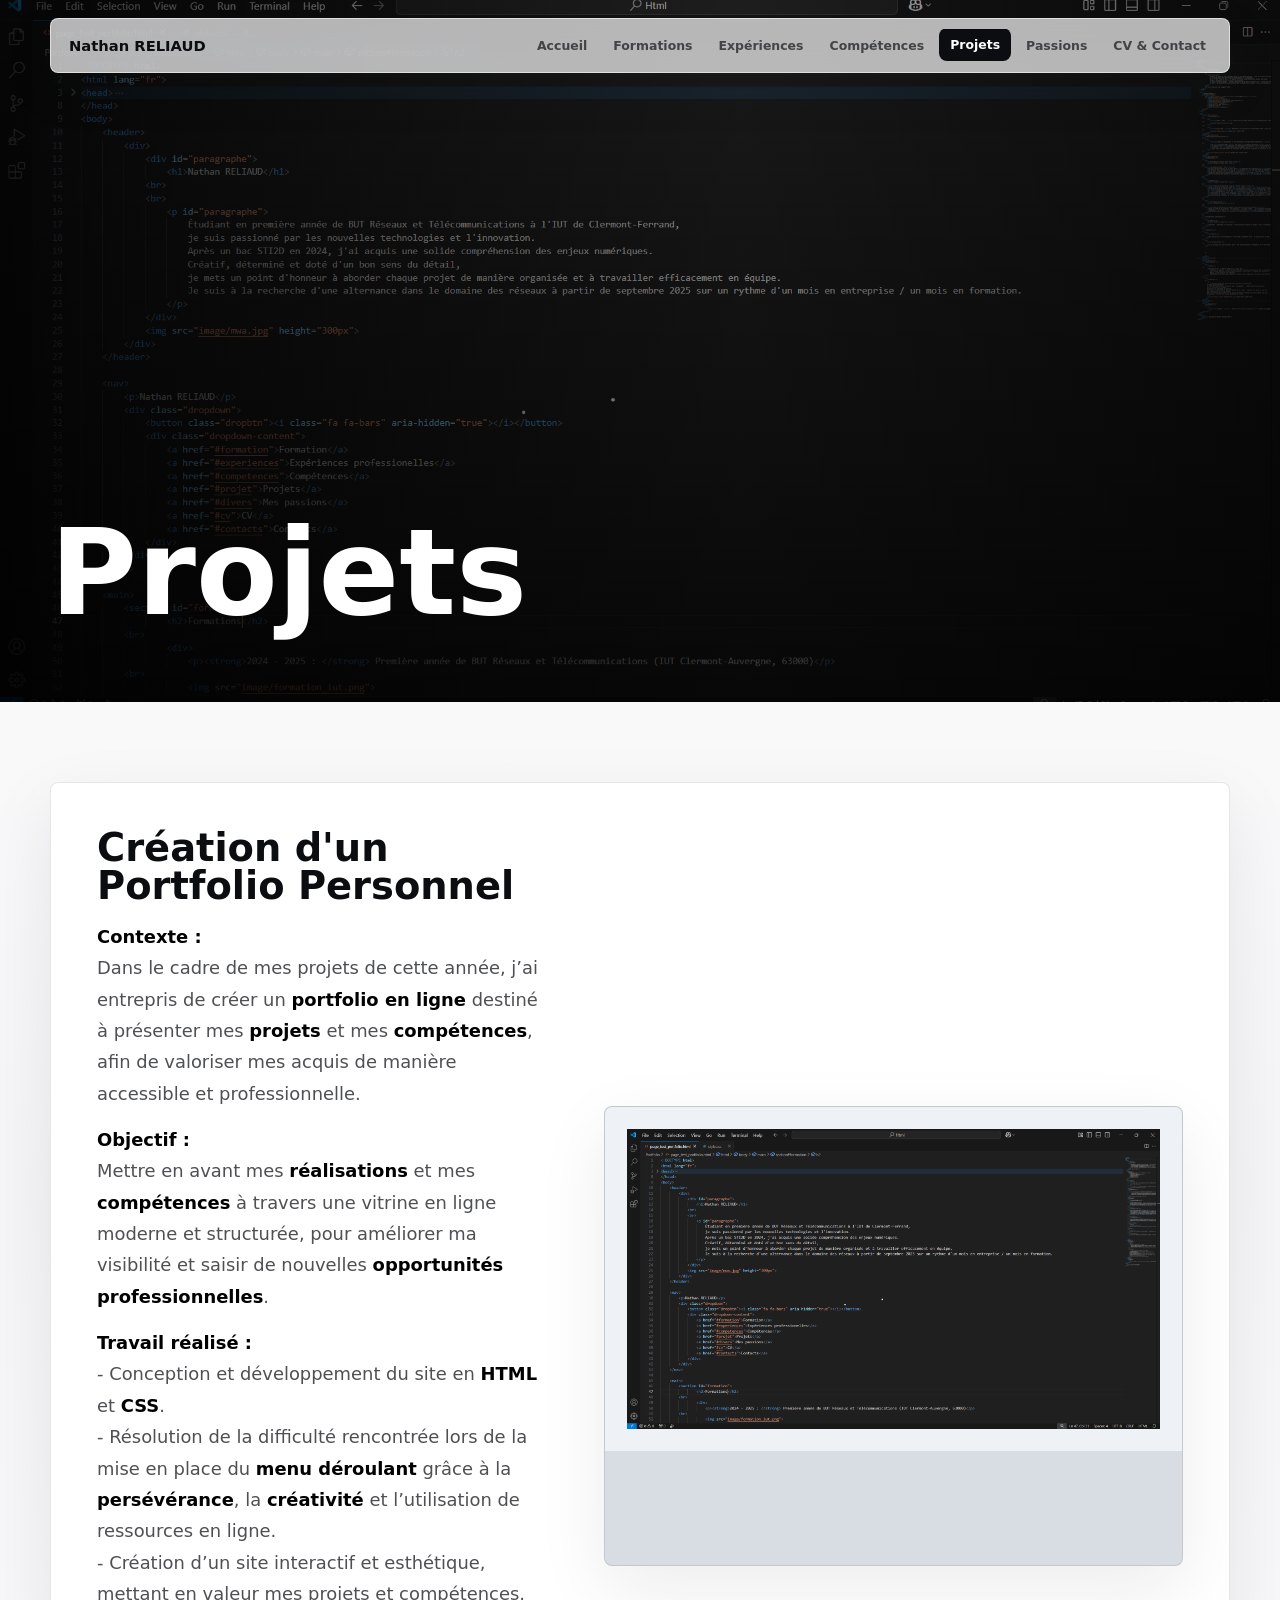
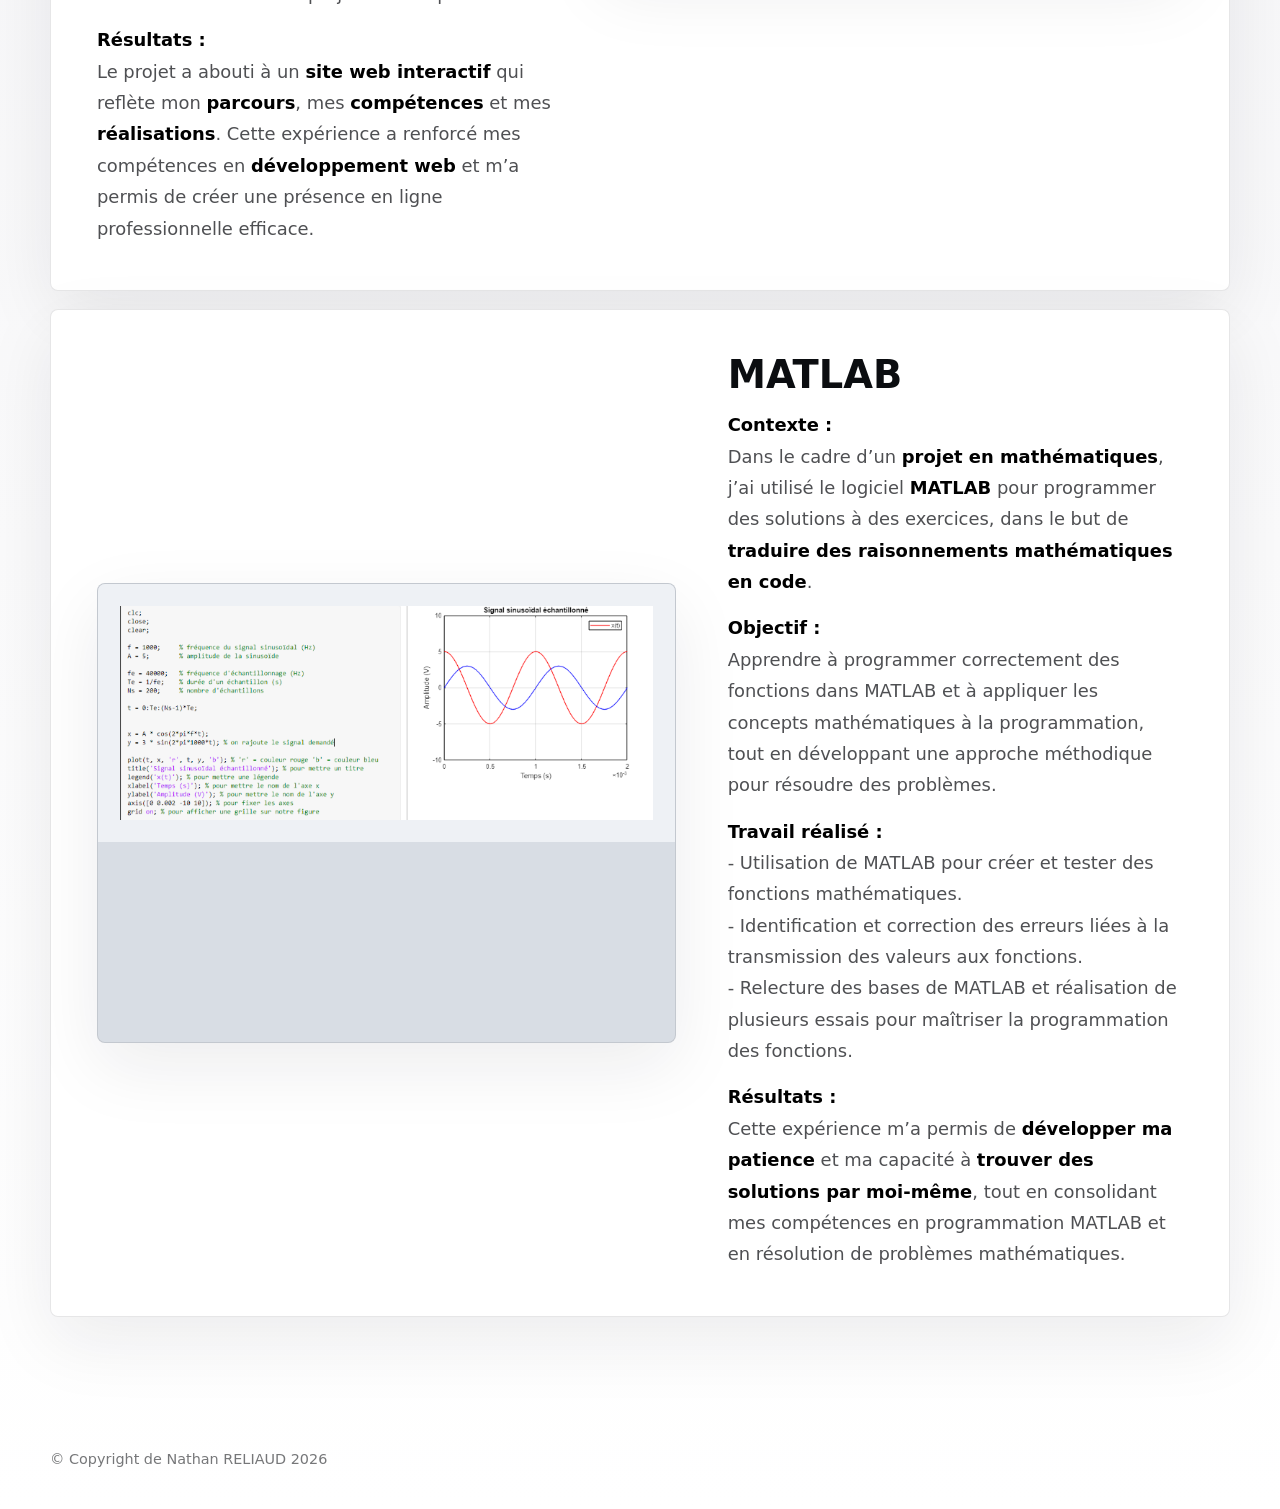
<file: projets.html>
<!DOCTYPE html>
<html lang="fr">
<head>
    <meta charset="UTF-8">
    <meta name="viewport" content="width=device-width, initial-scale=1.0">
    <meta name="author" content="Nathan RELIAUD">
    <link rel="stylesheet" href="style.css">
    <title>Projets | Nathan RELIAUD</title>
</head>
<body>
    <nav class="site-nav" aria-label="Navigation principale">
        <a class="brand" href="index.html">Nathan RELIAUD</a>
        <div class="nav-links">
            <a href="index.html">Accueil</a>
            <a href="formations.html">Formations</a>
            <a href="experiences.html">Expériences</a>
            <a href="competences.html">Compétences</a>
            <a class="active" href="projets.html">Projets</a>
            <a href="passions.html">Passions</a>
            <a href="cv-contact.html">CV & Contact</a>
        </div>
    </nav>

    <header class="page-hero">
        <img src="image/code-portfolio.png" alt="Code du portfolio">
        <h1>Projets</h1>
    </header>

    <main class="page-content">
        <section class="content-section">
            <article class="feature-card reveal">
                <div class="copy">
                    <h2>Création d'un Portfolio Personnel</h2>
                    <p><strong>Contexte :</strong><br> Dans le cadre de mes projets de cette année, j’ai entrepris de créer un <strong>portfolio en ligne</strong> destiné à présenter mes <strong>projets</strong> et mes <strong>compétences</strong>, afin de valoriser mes acquis de manière accessible et professionnelle.</p>
                    <p><strong>Objectif :</strong><br> Mettre en avant mes <strong>réalisations</strong> et mes <strong>compétences</strong> à travers une vitrine en ligne moderne et structurée, pour améliorer ma visibilité et saisir de nouvelles <strong>opportunités professionnelles</strong>.</p>
                    <p><strong>Travail réalisé :</strong><br> - Conception et développement du site en <strong>HTML</strong> et <strong>CSS</strong>.<br> - Résolution de la difficulté rencontrée lors de la mise en place du <strong>menu déroulant</strong> grâce à la <strong>persévérance</strong>, la <strong>créativité</strong> et l’utilisation de ressources en ligne.<br> - Création d’un site interactif et esthétique, mettant en valeur mes projets et compétences.</p>
                    <p><strong>Résultats :</strong><br> Le projet a abouti à un <strong>site web interactif</strong> qui reflète mon <strong>parcours</strong>, mes <strong>compétences</strong> et mes <strong>réalisations</strong>. Cette expérience a renforcé mes compétences en <strong>développement web</strong> et m’a permis de créer une présence en ligne professionnelle efficace.</p>
                </div>
                <div class="media-card tall project-shot">
                    <img src="image/code-portfolio.png" alt="Capture du code du portfolio">
                </div>
            </article>

            <article class="feature-card reverse reveal">
                <div class="copy">
                    <h2>MATLAB</h2>
                    <p><strong>Contexte :</strong><br> Dans le cadre d’un <strong>projet en mathématiques</strong>, j’ai utilisé le logiciel <strong>MATLAB</strong> pour programmer des solutions à des exercices, dans le but de <strong>traduire des raisonnements mathématiques en code</strong>.</p>
                    <p><strong>Objectif :</strong><br> Apprendre à programmer correctement des fonctions dans MATLAB et à appliquer les concepts mathématiques à la programmation, tout en développant une approche méthodique pour résoudre des problèmes.</p>
                    <p><strong>Travail réalisé :</strong><br> - Utilisation de MATLAB pour créer et tester des fonctions mathématiques.<br> - Identification et correction des erreurs liées à la transmission des valeurs aux fonctions.<br> - Relecture des bases de MATLAB et réalisation de plusieurs essais pour maîtriser la programmation des fonctions.</p>
                    <p><strong>Résultats :</strong><br> Cette expérience m’a permis de <strong>développer ma patience</strong> et ma capacité à <strong>trouver des solutions par moi-même</strong>, tout en consolidant mes compétences en programmation MATLAB et en résolution de problèmes mathématiques.</p>
                </div>
                <div class="media-card tall project-shot">
                    <img src="image/matlab.png" alt="Projet MATLAB">
                </div>
            </article>
        </section>
    </main>

    <footer>
        <p>&copy; Copyright de Nathan RELIAUD 2026</p>
    </footer>
    <script src="script.js"></script>
</body>
</html>
</file>
<file: style.css>
:root {
    color-scheme: light;
    --bg: #f5f5f7;
    --surface: rgba(255, 255, 255, 0.76);
    --surface-strong: #ffffff;
    --ink: #0b0d10;
    --muted: #5d6570;
    --line: rgba(14, 18, 24, 0.1);
    --accent: #0a84ff;
    --accent-2: #00a676;
    --accent-3: #ff375f;
    --shadow: 0 28px 80px rgba(11, 13, 16, 0.12);
    --max: 1180px;
}

* {
    box-sizing: border-box;
    margin: 0;
    padding: 0;
}

html {
    scroll-behavior: smooth;
    font-family: -apple-system, BlinkMacSystemFont, "Segoe UI", system-ui, sans-serif;
    background: var(--bg);
    color: var(--ink);
}

body {
    min-height: 100vh;
    background:
        linear-gradient(180deg, #ffffff 0%, #f5f5f7 38%, #ffffff 100%);
    overflow-x: hidden;
}

body::before {
    content: "";
    position: fixed;
    inset: 0;
    pointer-events: none;
    background-image:
        linear-gradient(rgba(10, 13, 18, 0.035) 1px, transparent 1px),
        linear-gradient(90deg, rgba(10, 13, 18, 0.035) 1px, transparent 1px);
    background-size: 52px 52px;
    mask-image: linear-gradient(to bottom, rgba(0, 0, 0, 0.7), transparent 72%);
}

a {
    color: inherit;
}

img,
iframe {
    max-width: 100%;
}

img {
    display: block;
}

strong,
b {
    color: #000000;
    font-weight: 700;
}

h1,
h2,
h3 {
    overflow-wrap: break-word;
}

p {
    overflow-wrap: normal;
    word-break: normal;
}

.site-nav {
    position: fixed;
    z-index: 20;
    top: 18px;
    left: 50%;
    width: min(calc(100% - 28px), var(--max));
    transform: translateX(-50%);
    display: flex;
    align-items: center;
    justify-content: space-between;
    gap: 16px;
    padding: 10px 12px 10px 18px;
    border: 1px solid rgba(255, 255, 255, 0.58);
    border-radius: 8px;
    background: rgba(247, 247, 249, 0.72);
    box-shadow: 0 16px 48px rgba(20, 24, 31, 0.12);
    backdrop-filter: blur(22px) saturate(180%);
}

.brand {
    flex: 0 0 auto;
    text-decoration: none;
    font-size: 0.92rem;
    font-weight: 750;
    letter-spacing: 0;
    color: var(--ink);
}

.nav-links {
    display: flex;
    align-items: center;
    justify-content: flex-end;
    gap: 4px;
    overflow-x: auto;
    scrollbar-width: none;
}

.nav-links::-webkit-scrollbar {
    display: none;
}

.nav-links a {
    flex: 0 0 auto;
    text-decoration: none;
    color: rgba(11, 13, 16, 0.68);
    font-size: 0.78rem;
    font-weight: 650;
    padding: 9px 11px;
    border-radius: 8px;
    transition: color 180ms ease, background 180ms ease, transform 180ms ease;
}

.nav-links a:hover,
.nav-links a.active {
    color: #ffffff;
    background: #0b0d10;
    transform: translateY(-1px);
}

.hero {
    min-height: 100vh;
    width: min(calc(100% - 36px), var(--max));
    margin: 0 auto;
    padding: 128px 0 64px;
    display: grid;
    grid-template-columns: minmax(0, 0.92fr) minmax(360px, 0.78fr);
    gap: clamp(28px, 5vw, 72px);
    align-items: center;
}

.hero > * {
    min-width: 0;
}

#paragraphe {
    max-width: 760px;
}

.hero h1,
.page-hero h1 {
    font-size: clamp(4.2rem, 9.3vw, 8.2rem);
    line-height: 0.88;
    letter-spacing: 0;
    font-weight: 850;
}

.hero h3 {
    width: min(100%, 700px);
    margin-top: 28px;
    font-size: clamp(1.2rem, 2.3vw, 2rem);
    line-height: 1.12;
    letter-spacing: 0;
    font-weight: 740;
}

.hero-copy {
    font-size: clamp(1rem, 1.28vw, 1.18rem);
    line-height: 1.8;
    color: rgba(11, 13, 16, 0.76);
}

.hero-copy br {
    display: none;
}

.hero-copy h1,
.hero-copy h3 {
    color: var(--ink);
}

.hero-visual {
    position: relative;
    min-height: 640px;
    display: grid;
}

.portrait-frame,
.visual-tile {
    overflow: hidden;
    border-radius: 8px;
    background: #111111;
    box-shadow: var(--shadow);
}

.portrait-frame {
    min-height: 640px;
    display: grid;
    place-items: center;
    padding: 0;
}

.visual-tile img,
.portal img,
.media-card img,
.gallery-grid img {
    width: 100%;
    height: 100%;
    object-fit: cover;
}

.portrait-frame img {
    width: 100%;
    height: 100%;
    max-height: none;
    object-fit: cover;
    object-position: center;
    border-radius: 8px;
}

.visual-stack {
    display: grid;
    gap: 14px;
}

.visual-tile:nth-child(1) {
    height: 250px;
}

.visual-tile:nth-child(2) {
    height: 182px;
}

.visual-tile:nth-child(3) {
    height: 180px;
}

.home-portals {
    width: min(calc(100% - 36px), var(--max));
    margin: 0 auto 90px;
    display: grid;
    grid-template-columns: repeat(4, minmax(0, 1fr));
    gap: 14px;
}

.portal {
    position: relative;
    min-height: 250px;
    overflow: hidden;
    border-radius: 8px;
    background: #0b0d10;
    text-decoration: none;
    box-shadow: 0 18px 54px rgba(11, 13, 16, 0.13);
    isolation: isolate;
}

.portal::after {
    content: "";
    position: absolute;
    inset: 0;
    z-index: 1;
    background: linear-gradient(180deg, rgba(0, 0, 0, 0.04), rgba(0, 0, 0, 0.76));
}

.portal img {
    position: absolute;
    inset: 0;
    z-index: 0;
    transform: scale(1.01);
    transition: transform 700ms cubic-bezier(0.2, 0.8, 0.2, 1), filter 700ms ease;
}

.portal span {
    position: absolute;
    z-index: 2;
    left: 18px;
    right: 18px;
    bottom: 18px;
    color: #ffffff;
    font-size: clamp(1.25rem, 2vw, 2rem);
    line-height: 1;
    font-weight: 800;
    letter-spacing: 0;
}

.portal:hover img {
    transform: scale(1.08);
    filter: saturate(1.08) contrast(1.04);
}

.page-hero {
    position: relative;
    min-height: 78vh;
    display: grid;
    align-items: end;
    overflow: hidden;
    padding: 142px max(24px, calc((100vw - var(--max)) / 2)) 76px;
    color: #ffffff;
    background: #0b0d10;
}

.page-hero::after {
    content: "";
    position: absolute;
    inset: 0;
    background:
        linear-gradient(90deg, rgba(0, 0, 0, 0.76), rgba(0, 0, 0, 0.16) 58%, rgba(0, 0, 0, 0.56)),
        linear-gradient(180deg, rgba(0, 0, 0, 0), rgba(0, 0, 0, 0.72));
}

.page-hero img {
    position: absolute;
    inset: 0;
    width: 100%;
    height: 100%;
    object-fit: cover;
}

.page-hero img[src$="photo-portfolio-cv.png"] {
    object-position: center 30%;
}

.page-hero h1 {
    position: relative;
    z-index: 1;
    width: min(980px, 100%);
    color: #ffffff;
    overflow-wrap: break-word;
    hyphens: auto;
}

.page-content {
    width: min(calc(100% - 36px), var(--max));
    margin: 0 auto;
    padding: 80px 0 100px;
}

.content-section {
    display: grid;
    gap: 18px;
}

.content-section + .content-section {
    margin-top: 74px;
}

.section-title {
    font-size: clamp(2.25rem, 5vw, 5.5rem);
    line-height: 0.95;
    letter-spacing: 0;
    font-weight: 840;
}

.feature-card,
.text-card,
.media-card,
.cv-panel {
    border: 1px solid var(--line);
    border-radius: 8px;
    background: var(--surface-strong);
    box-shadow: 0 24px 70px rgba(24, 27, 34, 0.08);
}

.feature-card,
.text-card {
    padding: clamp(22px, 4vw, 46px);
}

.feature-card {
    display: grid;
    grid-template-columns: minmax(0, 0.88fr) minmax(320px, 1.12fr);
    gap: clamp(22px, 4vw, 52px);
    align-items: center;
}

.feature-card.reverse {
    grid-template-columns: minmax(320px, 1.12fr) minmax(0, 0.88fr);
}

.feature-card.reverse .copy {
    order: 2;
}

.feature-card.reverse .media-card {
    order: 1;
}

.copy {
    display: grid;
    gap: 15px;
    min-width: 0;
    font-size: clamp(1rem, 1.4vw, 1.13rem);
    line-height: 1.75;
    color: rgba(11, 13, 16, 0.72);
}

.copy h2,
.copy h3,
.text-card h2,
.text-card h3 {
    color: var(--ink);
    font-size: clamp(1.6rem, 3vw, 3.1rem);
    line-height: 1;
    letter-spacing: 0;
    font-weight: 800;
}

.media-card {
    min-height: 360px;
    overflow: hidden;
    background: #d8dde4;
}

.media-card.contain-image {
    display: grid;
    place-items: center;
    padding: clamp(20px, 4vw, 44px);
}

.media-card.contain-image img {
    width: min(100%, 760px);
    height: auto;
    max-height: 100%;
    object-fit: contain;
}

.media-card.tall {
    min-height: 520px;
}

.media-card.project-shot {
    min-height: 460px;
}

.media-card.project-shot img {
    object-fit: contain;
    padding: clamp(12px, 2vw, 22px);
    background: #eef1f5;
}

.media-card.compact {
    min-height: 280px;
}

.skills-grid,
.qualities-grid,
.projects-grid,
.contact-grid {
    display: grid;
    grid-template-columns: repeat(3, minmax(0, 1fr));
    gap: 14px;
}

.skills-grid {
    grid-template-columns: 1fr;
    align-items: start;
}

.projects-grid,
.contact-grid {
    grid-template-columns: repeat(2, minmax(0, 1fr));
}

.text-card {
    display: grid;
    align-content: start;
    gap: 14px;
    min-width: 0;
    overflow: hidden;
}

.text-card p {
    line-height: 1.74;
    color: rgba(11, 13, 16, 0.72);
    max-width: 100%;
}

.skill-meter {
    display: grid;
    grid-template-columns: 1fr auto;
    gap: 10px;
    align-items: center;
    margin: 8px 0 10px;
}

progress {
    width: 100%;
    height: 9px;
    overflow: hidden;
    border: 0;
    border-radius: 999px;
    background: #e8ebef;
}

progress::-webkit-progress-bar {
    background: #e8ebef;
    border-radius: 999px;
}

progress::-webkit-progress-value {
    border-radius: 999px;
    background: linear-gradient(90deg, var(--accent), var(--accent-2));
}

progress::-moz-progress-bar {
    border-radius: 999px;
    background: linear-gradient(90deg, var(--accent), var(--accent-2));
}

.gallery-grid,
.music-grid {
    display: grid;
    gap: 14px;
}

.gallery-grid {
    grid-template-columns: repeat(3, minmax(0, 1fr));
}

.music-grid {
    grid-template-columns: repeat(3, minmax(0, 1fr));
}

.galerie-item {
    position: relative;
    min-height: 520px;
    overflow: hidden;
    border-radius: 8px;
    background: #0b0d10;
    box-shadow: 0 20px 55px rgba(11, 13, 16, 0.12);
}

.galerie-item img {
    width: 100%;
    height: 100%;
    object-fit: cover;
}

.galerie-item figcaption {
    position: absolute;
    left: 14px;
    right: 14px;
    bottom: 14px;
    z-index: 2;
    padding: 12px 13px;
    border-radius: 8px;
    color: #ffffff;
    font-size: 0.9rem;
    font-weight: 700;
    background: rgba(0, 0, 0, 0.48);
    backdrop-filter: blur(14px);
}

.music-grid img {
    width: 100%;
    aspect-ratio: 1;
    object-fit: cover;
    border-radius: 8px;
    box-shadow: 0 20px 55px rgba(11, 13, 16, 0.12);
}

.cv-panel {
    overflow: hidden;
    background: #ffffff;
}

iframe {
    display: block;
    width: 100%;
    height: min(74vh, 760px);
    border: 0;
}

.contact-grid {
    align-items: stretch;
}

.contact-grid .text-card a {
    color: var(--accent);
    font-weight: 760;
    text-decoration-thickness: 2px;
    text-underline-offset: 5px;
}

footer {
    width: min(calc(100% - 36px), var(--max));
    margin: 0 auto;
    padding: 34px 0 42px;
    color: rgba(11, 13, 16, 0.56);
    font-size: 0.9rem;
}

.reveal {
    opacity: 1;
    transform: none;
    transition: opacity 720ms ease, transform 720ms cubic-bezier(0.2, 0.8, 0.2, 1);
}

.motion-ready .reveal {
    opacity: 1;
    transform: translateY(24px);
}

.reveal.is-visible {
    opacity: 1;
    transform: translateY(0);
}

@media (max-width: 980px) {
    .site-nav {
        align-items: flex-start;
        flex-direction: column;
    }

    .nav-links {
        width: 100%;
        justify-content: flex-start;
    }

    .hero {
        grid-template-columns: 1fr;
        padding-top: 158px;
    }

    .hero-visual {
        grid-template-columns: 1fr;
        min-height: 0;
    }

    .portrait-frame {
        min-height: 520px;
    }

    .home-portals,
    .skills-grid,
    .qualities-grid,
    .projects-grid,
    .gallery-grid,
    .music-grid,
    .contact-grid,
    .feature-card,
    .feature-card.reverse {
        grid-template-columns: 1fr;
    }

    .feature-card.reverse .copy,
    .feature-card.reverse .media-card {
        order: initial;
    }
}

@media (max-width: 640px) {
    .site-nav {
        top: 10px;
        width: min(calc(100% - 18px), var(--max));
        padding: 10px;
    }

    .brand {
        padding-left: 2px;
    }

    .nav-links a {
        font-size: 0.7rem;
        padding: 7px 8px;
    }

    .nav-links {
        flex-wrap: wrap;
        overflow-x: visible;
        row-gap: 4px;
    }

    .hero,
    .page-content,
    .home-portals,
    footer {
        width: min(calc(100% - 22px), var(--max));
    }

    #paragraphe,
    .hero-copy,
    .hero-copy h3,
    .hero-copy p {
        width: calc(100vw - 22px);
        max-width: calc(100vw - 22px);
    }

    .hero-copy h3 {
        max-inline-size: 28ch;
    }

    .hero-copy p {
        max-inline-size: 35ch;
    }

    .hero {
        padding-top: 150px;
        gap: 22px;
    }

    .hero h1,
    .page-hero h1 {
        font-size: clamp(3.1rem, 16vw, 4.9rem);
    }

    .page-hero h1 {
        font-size: clamp(2.25rem, 9.8vw, 3.2rem);
        line-height: 0.92;
    }

    .hero h3 {
        margin-top: 20px;
        font-size: 1.05rem;
    }

    .portrait-frame {
        min-height: 410px;
    }

    .home-portals {
        margin-bottom: 56px;
    }

    .portal {
        min-height: 210px;
    }

    .page-hero {
        min-height: 66vh;
        padding-top: 170px;
        padding-bottom: 52px;
    }

    .page-content {
        padding: 52px 0 70px;
    }

    .feature-card,
    .text-card {
        padding: 22px;
    }

    .copy h2,
    .copy h3,
    .text-card h2,
    .text-card h3 {
        font-size: 1.36rem;
        line-height: 1.08;
    }

    .media-card,
    .media-card.tall {
        min-height: 270px;
    }

    .media-card.project-shot {
        min-height: 260px;
    }

    .galerie-item {
        min-height: 430px;
    }
}

@media (prefers-reduced-motion: reduce) {
    *,
    *::before,
    *::after {
        scroll-behavior: auto !important;
        transition-duration: 1ms !important;
        animation-duration: 1ms !important;
        animation-iteration-count: 1 !important;
    }

    .reveal {
        opacity: 1;
        transform: none;
    }
}
</file>
